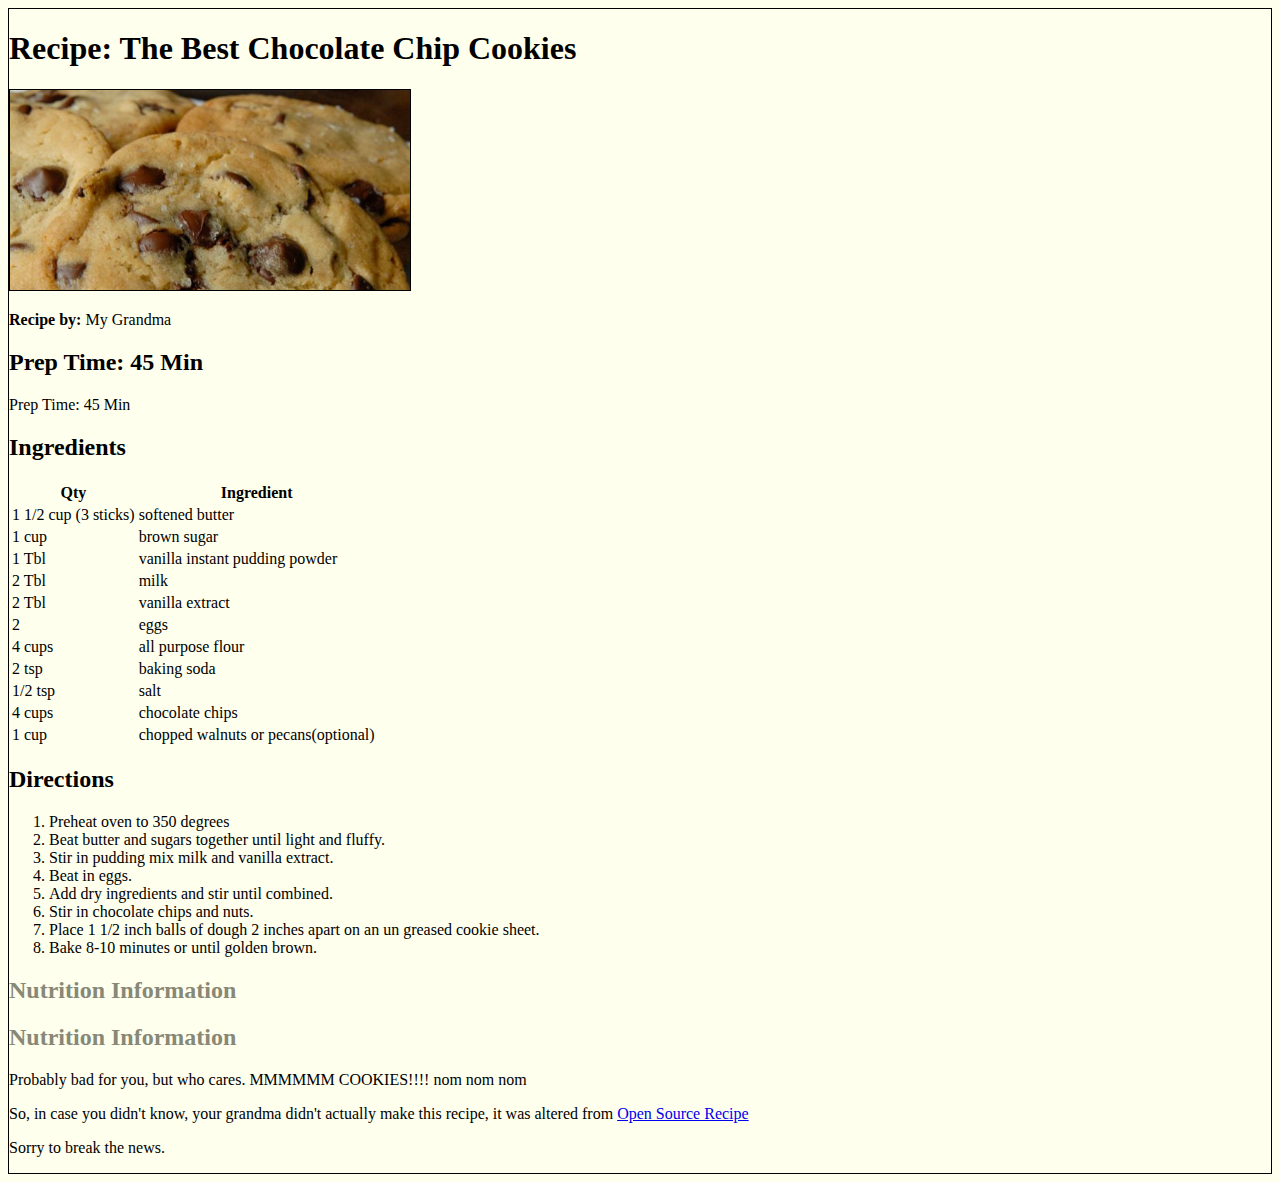
<file: class01/cookie_recipe/index.html>
﻿<!doctype html>
<html>
<head>
<meta charset="utf-8">
<title>Recipe: The Best Chocolate Chip Cookies</title>
<link rel="stylesheet" type="text/css" href="style.css">
</head>

<body>

<h1>Recipe: The Best Chocolate Chip Cookies</h1>

<img src="images/cookies.jpg" width="400" alt="Photo of Baked Cookies"> 


<p><strong>Recipe by:</strong> My Grandma</p>
<h2>Prep Time: 45 Min</h2>
<p>Prep Time: 45 Min</p>

<h2>Ingredients</h2>
<table> 
	<thead>
		<tr>
			<th>Qty</th>
			<th>Ingredient</th>
		</tr>
	</thead>

	<tbody>
	<tr>
		<td>1 1/2 cup (3 sticks)</td>
		<td>softened butter</td>
	</tr>

	<tr>
		<td>1 cup</td>
		<td>brown sugar</td>
	</tr>

	<tr>
		<td>1 Tbl</td>
		<td>vanilla instant pudding powder</td>
	</tr>

	<tr>
		<td>2 Tbl</td>
		<td>milk</td>
	</tr>

	<tr>
		<td>2 Tbl</td>
		<td>vanilla extract</td>
	</tr>

	<tr>
		<td>2</td>
		<td>eggs</td>
	</tr>

	<tr>
		<td>4 cups</td>
		<td>all purpose flour</td>
	</tr>
	
	<tr>
		<td>2 tsp</td>
		<td>baking soda</td>
	</tr>

	<tr>
		<td>1/2 tsp</td>
		<td>salt</td>
	</tr>

	<tr>
		<td>4 cups</td>
		<td>chocolate chips</td>
	</tr>

	<tr>
		<td>1 cup</td>
		<td>chopped walnuts or pecans(optional)</td>
	</tr>
	</tbody>
</table>


<h2>Directions</h2>
<ol>

	<li>Preheat oven to 350 degrees</li>
	<li>Beat butter and sugars together until light and fluffy.</li>
	<li>Stir in pudding mix milk and vanilla extract.</li> 
	<li>Beat in eggs.</li>
	<li>Add dry ingredients and stir until combined.</li>
	<li>Stir in chocolate chips and nuts.</li>
	<li>Place 1 1/2 inch balls of dough 2 inches apart on an un greased cookie sheet.</li>
	<li>Bake 8-10 minutes or until golden brown.</li>
</ol>


<h2 class="auxHeader" id="nutrition">Nutrition Information</h2>

<h2><span>Nutrition Information</span></h2>
<p>Probably bad for you, but who cares. MMMMMM COOKIES!!!! nom nom nom</p>

<p>So, in case you didn't know, your grandma didn't actually make this recipe, it was altered from <a href="http://www.opensourcefood.com/people/Amanori/recipes/mamas-recipe-the-best-chocolate-chip-cookies">Open Source Recipe</a></p> 

<p>Sorry to break the news.</p>


</body>
</html>
</file>
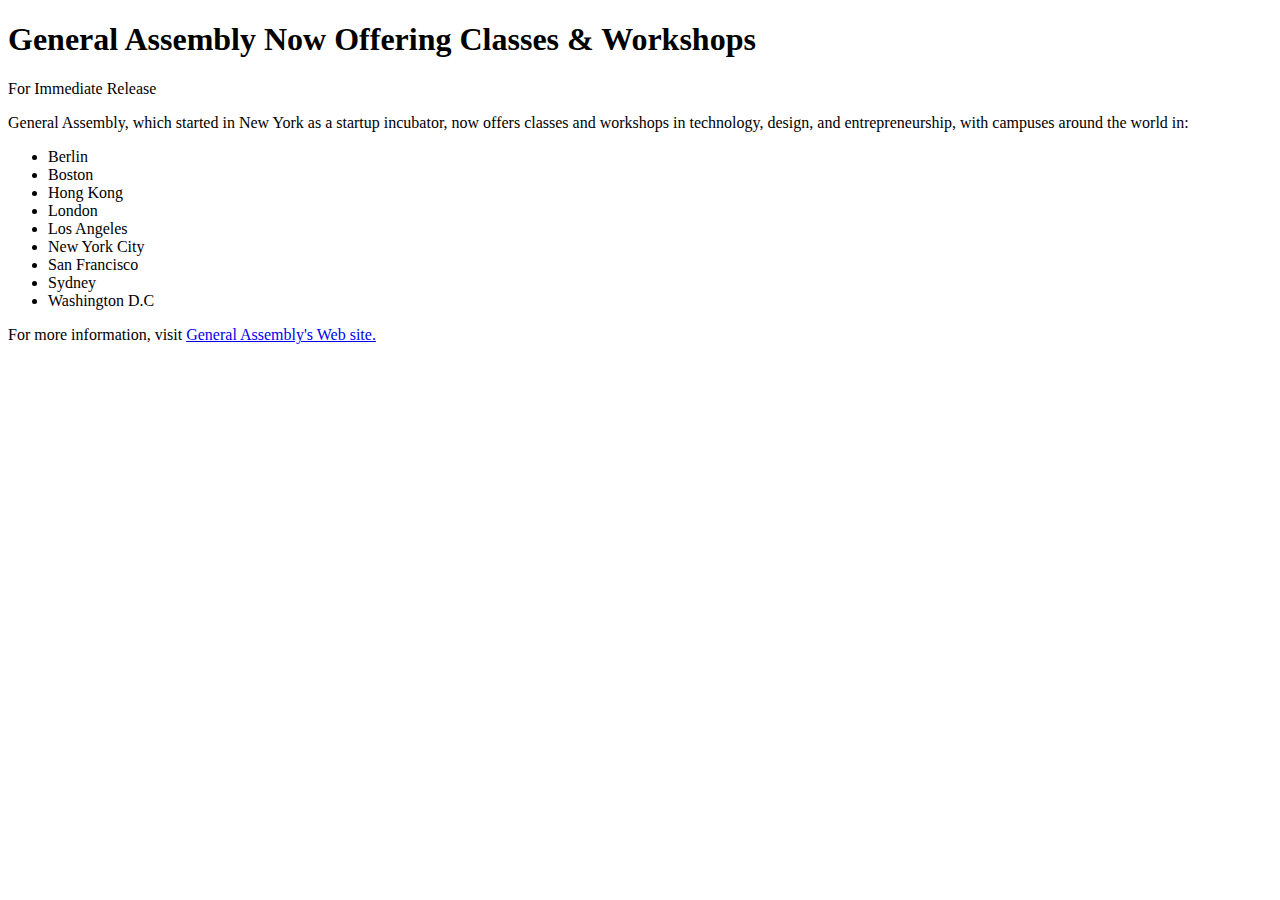
<file: class01/ga_press_release/index.html>
<!doctype html>
<html>
<head>
	<title>Press Release: General Assembly Now Offering Classes & Workshops</title>
</head>

<body> 



</body>

<h1>General Assembly Now Offering Classes & Workshops</h1>

<p>For Immediate Release</>

<article>
<p>General Assembly, which started in New York as a startup incubator, now offers classes and workshops in technology, design, and entrepreneurship, with campuses around the world in:</p>
	
<ul>
	<li>Berlin</li>
	<li>Boston</li>
	<li>Hong Kong</li>
	<li>London</li>
	<li>Los Angeles</li>
	<li>New York City</li>
	<li>San Francisco</li>
	<li>Sydney</li>
	<li>Washington D.C</li>
</ul>

<p>For more information, visit <a href="#">General Assembly's Web site.</a></p>
</article>

</html>
</file>
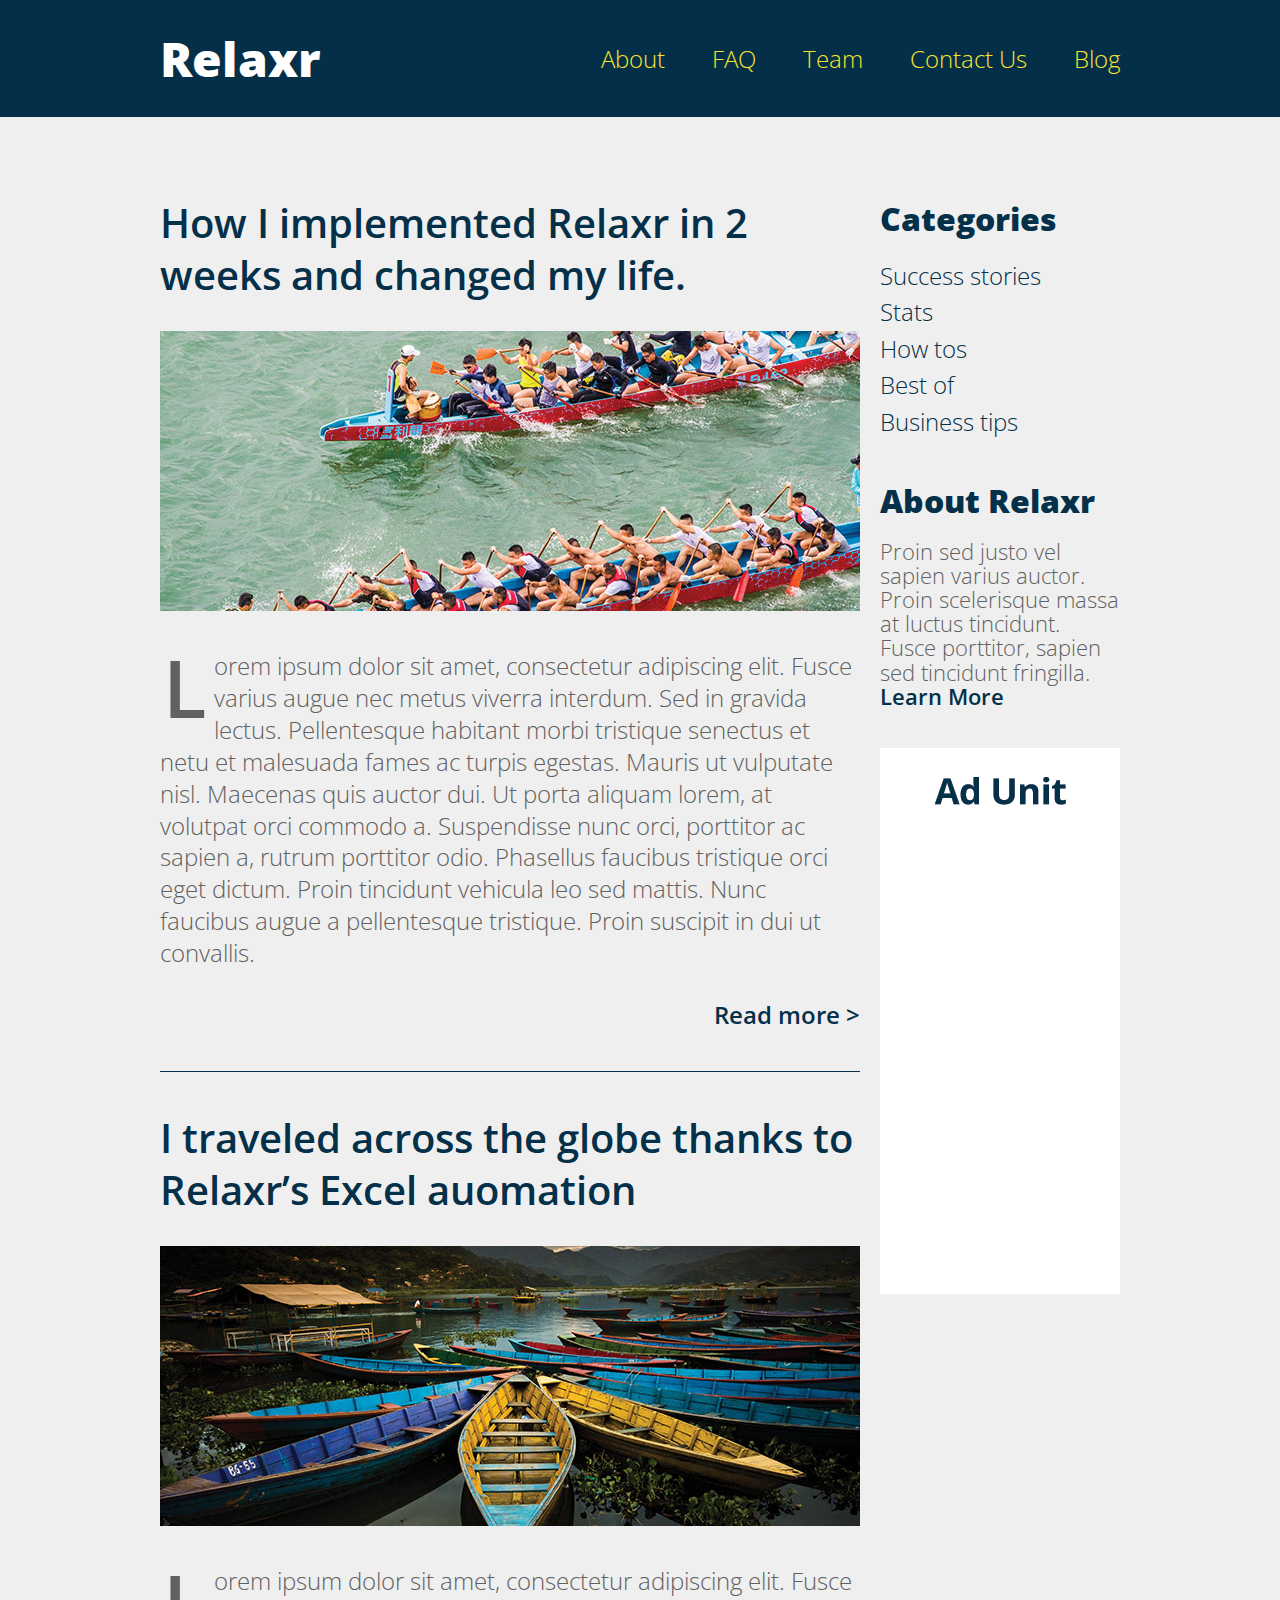
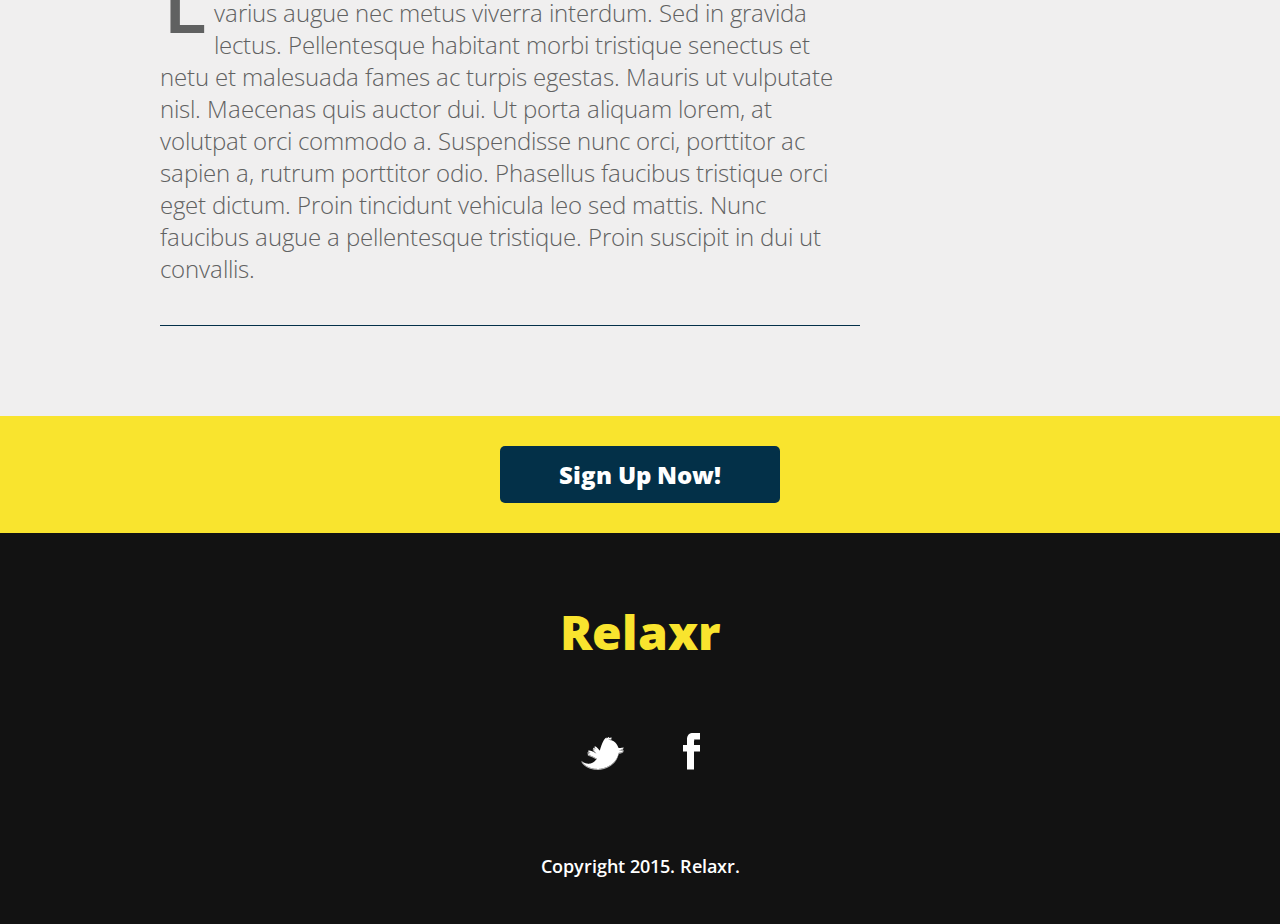
<file: class 04/Homework/solution_code/index.html>
<!DOCTYPE html>
<html lang="en">
	<head>
    	<meta charset="utf-8">
    	<meta name="description" content="The perfect personal assistant. Relaxr does your job for you so you can enjoy life as it is meant to be.">

		<title>Weather Background</title>
		<link href='http://fonts.googleapis.com/css?family=Open+Sans:300italic,300,600,800' rel='stylesheet' type='text/css'>

		<!-- external CSS link -->
		<link rel="stylesheet" href="css/reset.css">
		<link rel="stylesheet" href="css/style.css">
		<script src="http://ajax.googleapis.com/ajax/libs/jquery/2.1.3/jquery.min.js"></script>
		<script type="text/javascript" src="js/app.js"></script>
	</head>
	<body>
		<header class="relxr-header">
			<div class="container">
				<h1 class="logo">Relaxr</h1>
				<nav>
					<ul>
						<li><a href="#">About</a></li>
						<li><a href="#">FAQ</a></li>
						<li><a href="#">Team</a></li>
						<li><a href="#">Contact Us</a></li>
						<li><a href="#">Blog</a></li>
					</ul>
				</nav>
			</div>
		</header>
		<section class="main">
			<div class="container">
				<section class="posts">
					<article class="post">
						<h2><a href="#">How I implemented Relaxr in 2 weeks and changed my life.</a></h2>
						<img src="images/blog_photo1.jpg" alt="Crew Meet">
						<p>Lorem ipsum dolor sit amet, consectetur adipiscing elit. Fusce varius augue nec metus viverra interdum. Sed in gravida lectus. Pellentesque habitant morbi tristique senectus et netu et malesuada fames ac turpis egestas. Mauris ut vulputate nisl.  Maecenas quis auctor dui. Ut porta aliquam lorem, at volutpat orci commodo a. Suspendisse nunc orci, porttitor ac sapien a, rutrum porttitor odio. Phasellus faucibus tristique orci eget dictum. Proin tincidunt vehicula leo sed mattis. Nunc faucibus augue a pellentesque tristique. Proin suscipit in dui ut convallis.</p>

						<p class="readmore"><a href="#">Read more &gt;</a></p>
						<p class="hide" id="show-this-on-click">Maecenas quis auctor dui. Ut porta aliquam lorem, at volutpat orci commodo a. Suspendisse nunc orci, porttitor ac sapien a, rutrum porttitor odio. Phasellus faucibus tristique orci eget dictum. Proin tincidunt vehicula leo sed mattis. Nunc faucibus augue a pellentesque tristique. Proin suscipit in dui ut convallis.</p>
						<p class="readless hide"><a href="#">Read less &gt;</a></p>
					</article>
					<article class="post">
						<h2><a href="#">I traveled across the globe thanks to Relaxr’s Excel auomation</a></h2>
						<img src="images/blog_photo2.jpg" alt="Canoes">
						<p>Lorem ipsum dolor sit amet, consectetur adipiscing elit. Fusce varius augue nec metus viverra interdum. Sed in gravida lectus. Pellentesque habitant morbi tristique senectus et netu et malesuada fames ac turpis egestas. Mauris ut vulputate nisl.  Maecenas quis auctor dui. Ut porta aliquam lorem, at volutpat orci commodo a. Suspendisse nunc orci, porttitor ac sapien a, rutrum porttitor odio. Phasellus faucibus tristique orci eget dictum. Proin tincidunt vehicula leo sed mattis. Nunc faucibus augue a pellentesque tristique. Proin suscipit in dui ut convallis.</p>

					</article>
				</section><!--
			--><aside class="relaxr-category-sidebar">
					<h3>Categories</h3>
					<ul>
						<li><a href="#">Success stories</a></li>
						<li><a href="#">Stats</a></li>
						<li><a href="#">How tos</a></li>
						<li><a href="#">Best of</a></li>
						<li><a href="#">Business tips</a></li>
					</ul>
					<h3>About Relaxr</h3>
					<p>Proin sed justo vel sapien varius auctor. Proin scelerisque massa at luctus tincidunt. Fusce porttitor, sapien sed tincidunt fringilla.<br>
					<a href="#" class="learnmore">Learn More</a> <span class="hide" id="learnmoretext">Here is some more text about this fun thing!</p>
					<img src="images/ad-unit.png" alt="Ad Unit">
				</aside>
			</div>
		</section>

		<aside id="bottom-cta">
			<a class="button blue" href="#">Sign Up Now!</a>
		</aside>
		<footer class="relaxr-site-footer">
			<h4 class="logo">Relaxr</h4>

			<ul>
				<li><a href="#"><img src="images/twitter.png" alt="Twitter logo"></a></li>
				<li><a href="#"><img src="images/facebook.png" alt="Facebook logo"></a></li>
			</ul>

			<p class="copyright">Copyright 2015. Relaxr.</p>
		</footer>
	</body>
</html>
</file>
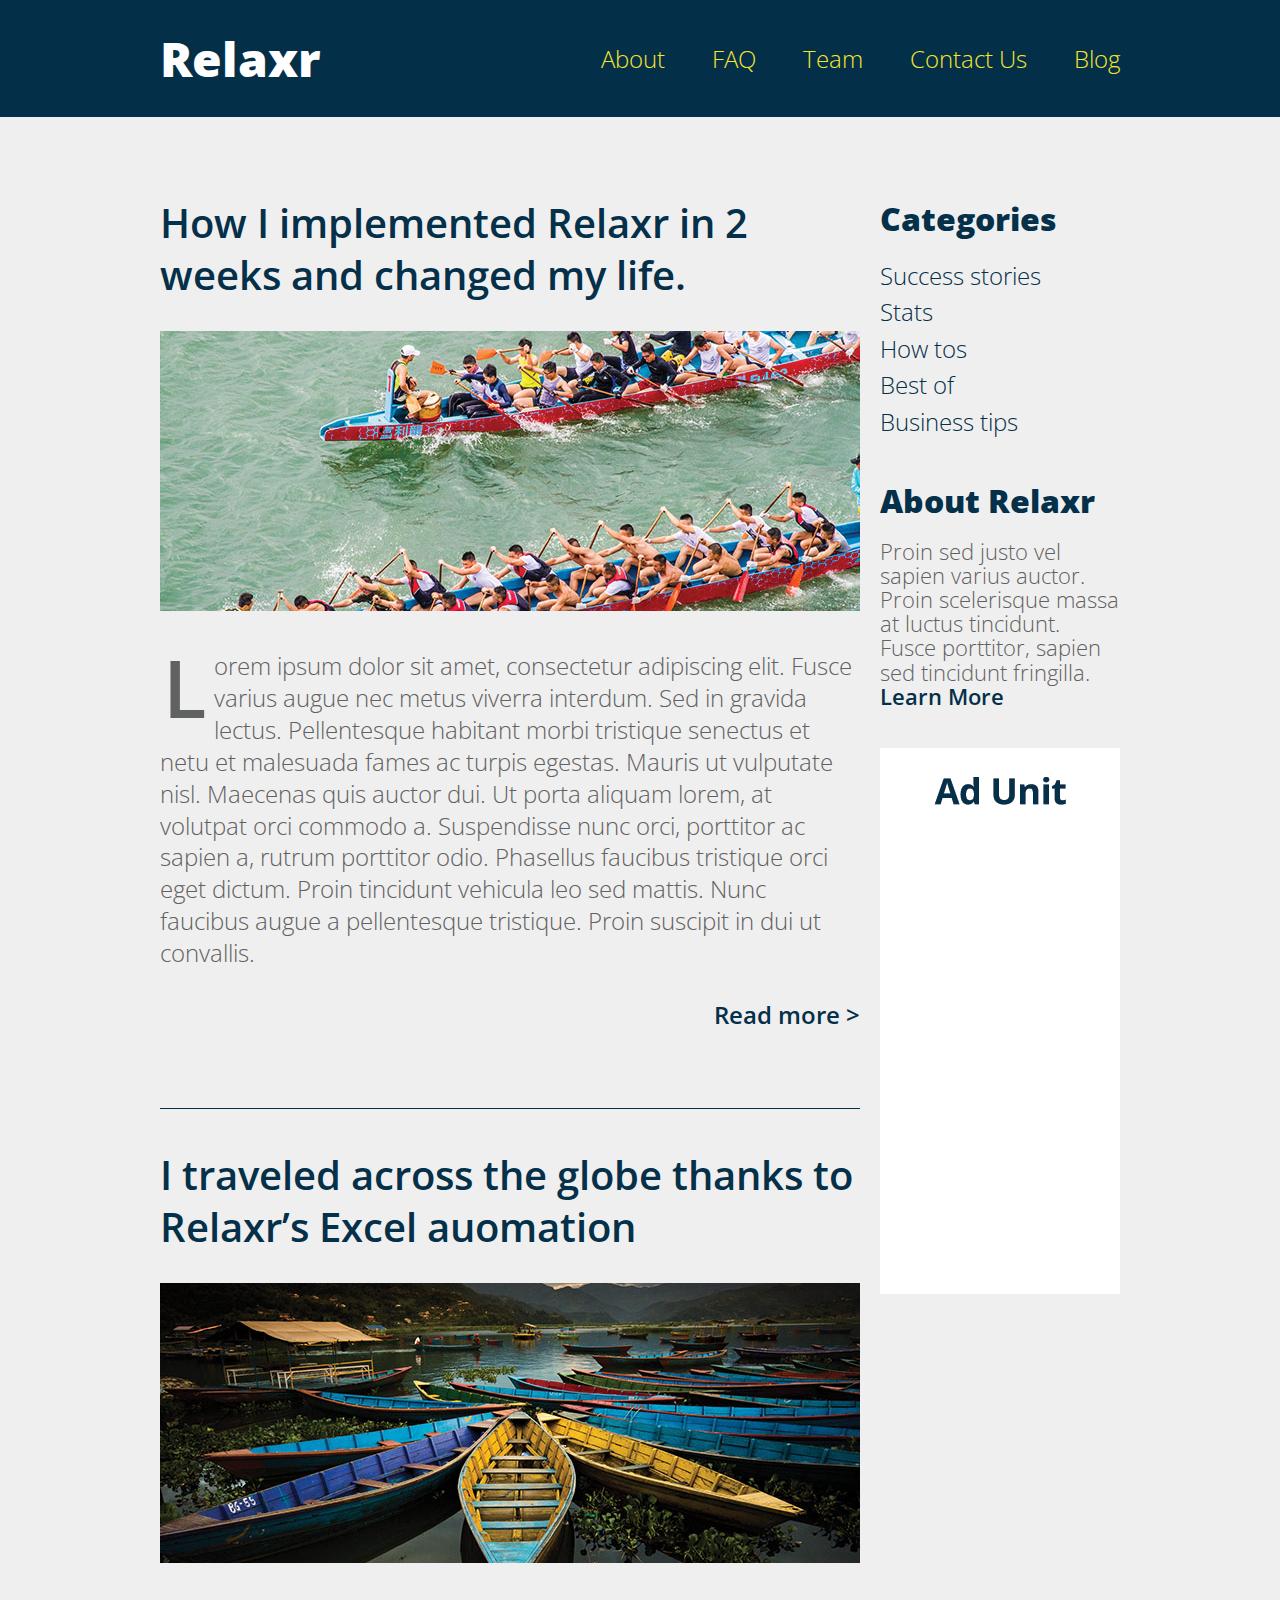
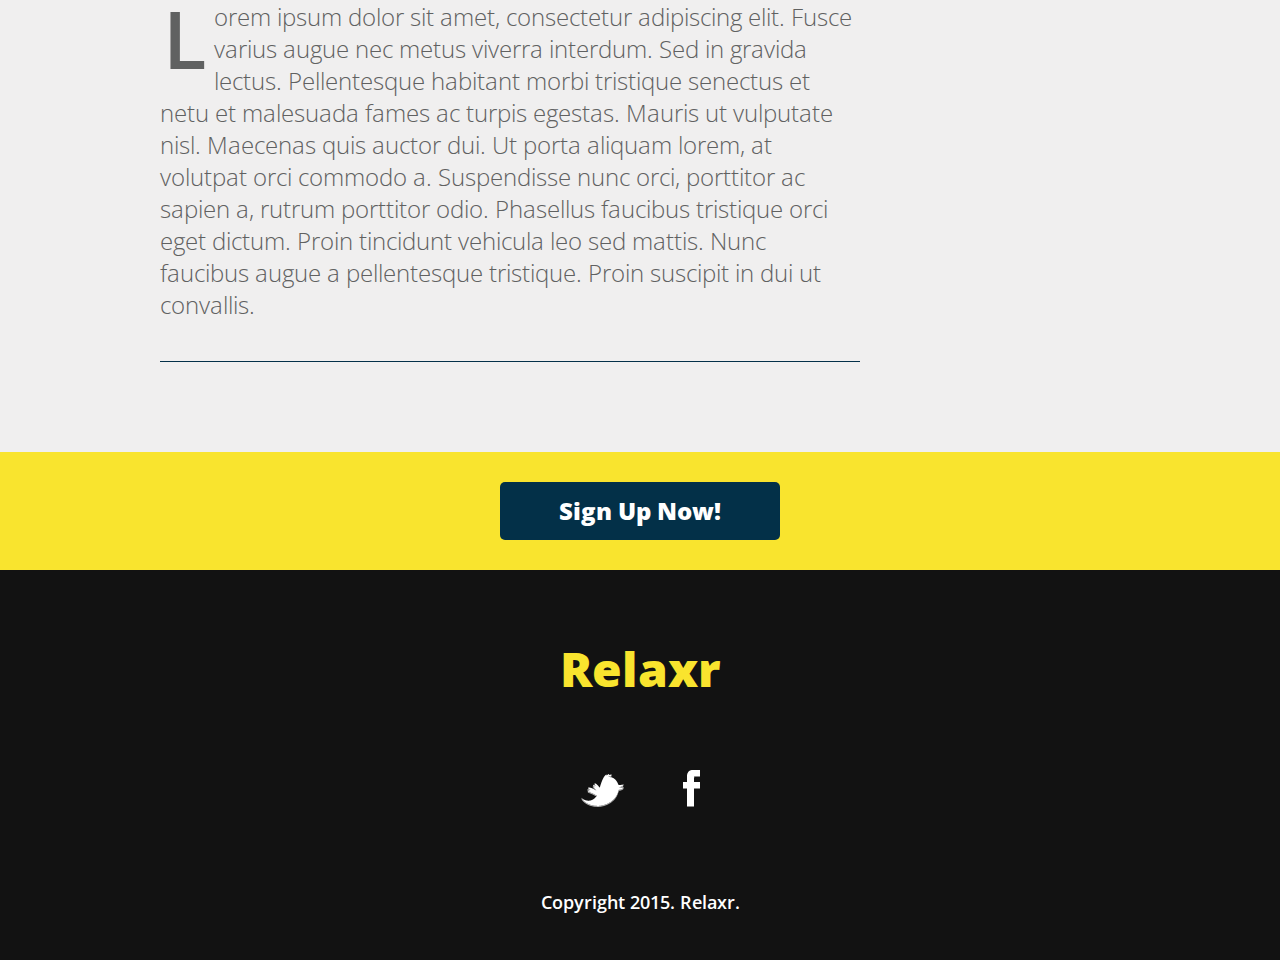
<file: class 04/Homework/starter_code/index.html>
<!DOCTYPE html>
<html lang="en">
	<head>
    	<meta charset="utf-8">
    	<meta name="description" content="The perfect personal assistant. Relaxr does your job for you so you can enjoy life as it is meant to be.">

		<title>Weather Background</title>
		<link href='http://fonts.googleapis.com/css?family=Open+Sans:300italic,300,600,800' rel='stylesheet' type='text/css'>

		<!-- external CSS link -->
		<link rel="stylesheet" href="css/reset.css">
		<link rel="stylesheet" href="css/style.css">
		
	</head>
	<body>
		<header class="relxr-header">
			<div class="container">
				<h1 class="logo">Relaxr</h1>
				<nav>
					<ul>
						<li><a href="#">About</a></li>
						<li><a href="#">FAQ</a></li>
						<li><a href="#">Team</a></li>
						<li><a href="#">Contact Us</a></li>
						<li><a href="#">Blog</a></li>
					</ul>
				</nav>
			</div>
		</header>
		<section class="main">
			<div class="container">
				<section class="posts">
					<article class="post">
						<h2><a href="#">How I implemented Relaxr in 2 weeks and changed my life.</a></h2>
						<img src="images/blog_photo1.jpg" alt="Crew Meet">
						<p>Lorem ipsum dolor sit amet, consectetur adipiscing elit. Fusce varius augue nec metus viverra interdum. Sed in gravida lectus. Pellentesque habitant morbi tristique senectus et netu et malesuada fames ac turpis egestas. Mauris ut vulputate nisl.  Maecenas quis auctor dui. Ut porta aliquam lorem, at volutpat orci commodo a. Suspendisse nunc orci, porttitor ac sapien a, rutrum porttitor odio. Phasellus faucibus tristique orci eget dictum. Proin tincidunt vehicula leo sed mattis. Nunc faucibus augue a pellentesque tristique. Proin suscipit in dui ut convallis.</p>

						<p class="readmore"><a href="#">Read more &gt;</a></p>
						<br>
						<p class="hide" id="show-this-on-click">Maecenas quis auctor dui. Ut porta aliquam lorem, at volutpat orci commodo a. Suspendisse nunc orci, porttitor ac sapien a, rutrum porttitor odio. Phasellus faucibus tristique orci eget dictum. Proin tincidunt vehicula leo sed mattis. Nunc faucibus augue a pellentesque tristique. Proin suscipit in dui ut convallis.</p>
						<p class="readless hide"><a href="#">Read less &gt;</a></p>
					</article>
					<article class="post">
						<h2><a href="#">I traveled across the globe thanks to Relaxr’s Excel auomation</a></h2>
						<img src="images/blog_photo2.jpg" alt="Canoes">
						<p>Lorem ipsum dolor sit amet, consectetur adipiscing elit. Fusce varius augue nec metus viverra interdum. Sed in gravida lectus. Pellentesque habitant morbi tristique senectus et netu et malesuada fames ac turpis egestas. Mauris ut vulputate nisl.  Maecenas quis auctor dui. Ut porta aliquam lorem, at volutpat orci commodo a. Suspendisse nunc orci, porttitor ac sapien a, rutrum porttitor odio. Phasellus faucibus tristique orci eget dictum. Proin tincidunt vehicula leo sed mattis. Nunc faucibus augue a pellentesque tristique. Proin suscipit in dui ut convallis.</p>

					</article>
				</section><!--
			--><aside class="relaxr-category-sidebar">
					<h3>Categories</h3>
					<ul>
						<li><a href="#">Success stories</a></li>
						<li><a href="#">Stats</a></li>
						<li><a href="#">How tos</a></li>
						<li><a href="#">Best of</a></li>
						<li><a href="#">Business tips</a></li>
					</ul>
					<h3>About Relaxr</h3>
					<p>Proin sed justo vel sapien varius auctor. Proin scelerisque massa at luctus tincidunt. Fusce porttitor, sapien sed tincidunt fringilla.<br>
					<a href="#" class="learnmore">Learn More</a>
					<br>
					<span class="hide" id="learnmoretext">Here is some more text about this fun thing!</p>
					<img src="images/ad-unit.png" alt="Ad Unit">
				</aside>
			</div>
		</section>

		<aside id="bottom-cta">
			<a class="button blue" href="#">Sign Up Now!</a>
		</aside>
		<footer class="relaxr-site-footer">
			<h4 class="logo">Relaxr</h4>

			<ul>
				<li><a href="#"><img src="images/twitter.png" alt="Twitter logo"></a></li>
				<li><a href="#"><img src="images/facebook.png" alt="Facebook logo"></a></li>
			</ul>

			<p class="copyright">Copyright 2015. Relaxr.</p>
		</footer>
		<script src="https://ajax.googleapis.com/ajax/libs/jquery/1.12.0/jquery.min.js"></script>

<script type="text/javascript" src="js/index.js"></script>
	</body>
</html>
</file>
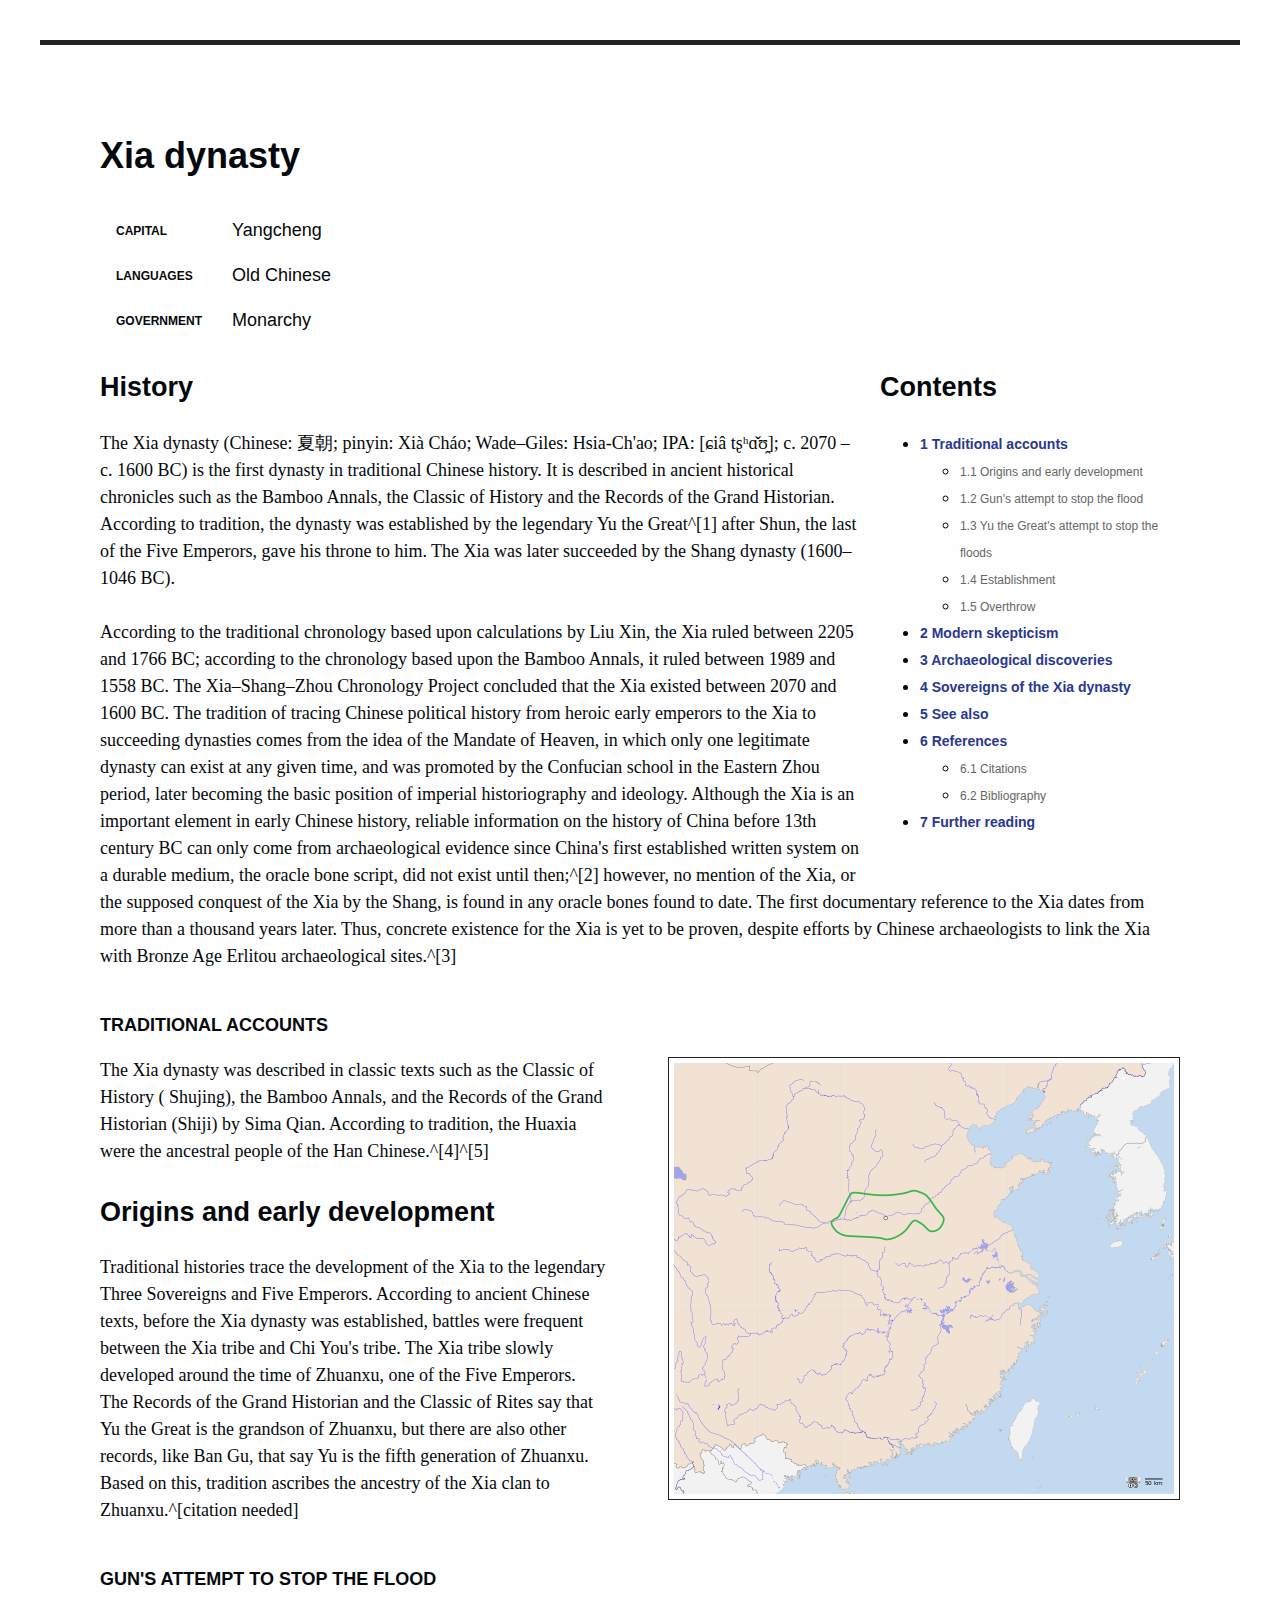
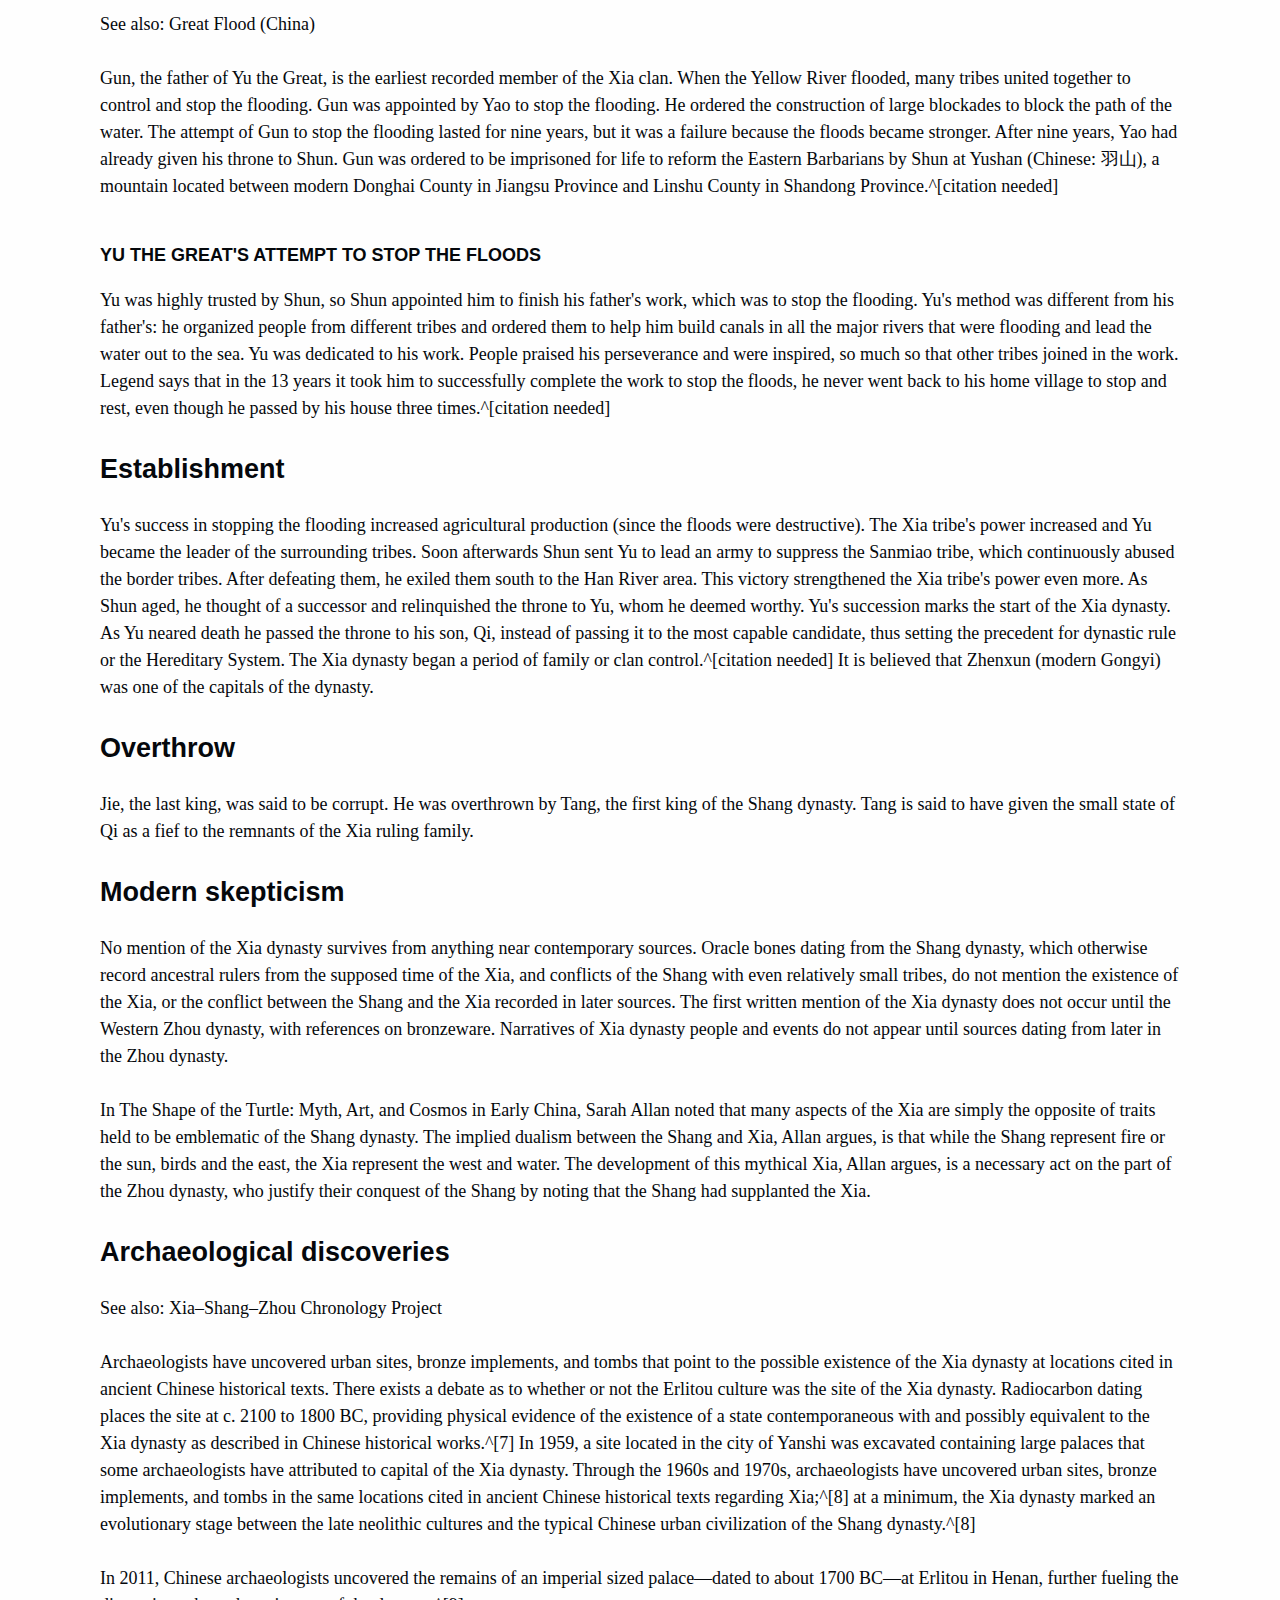
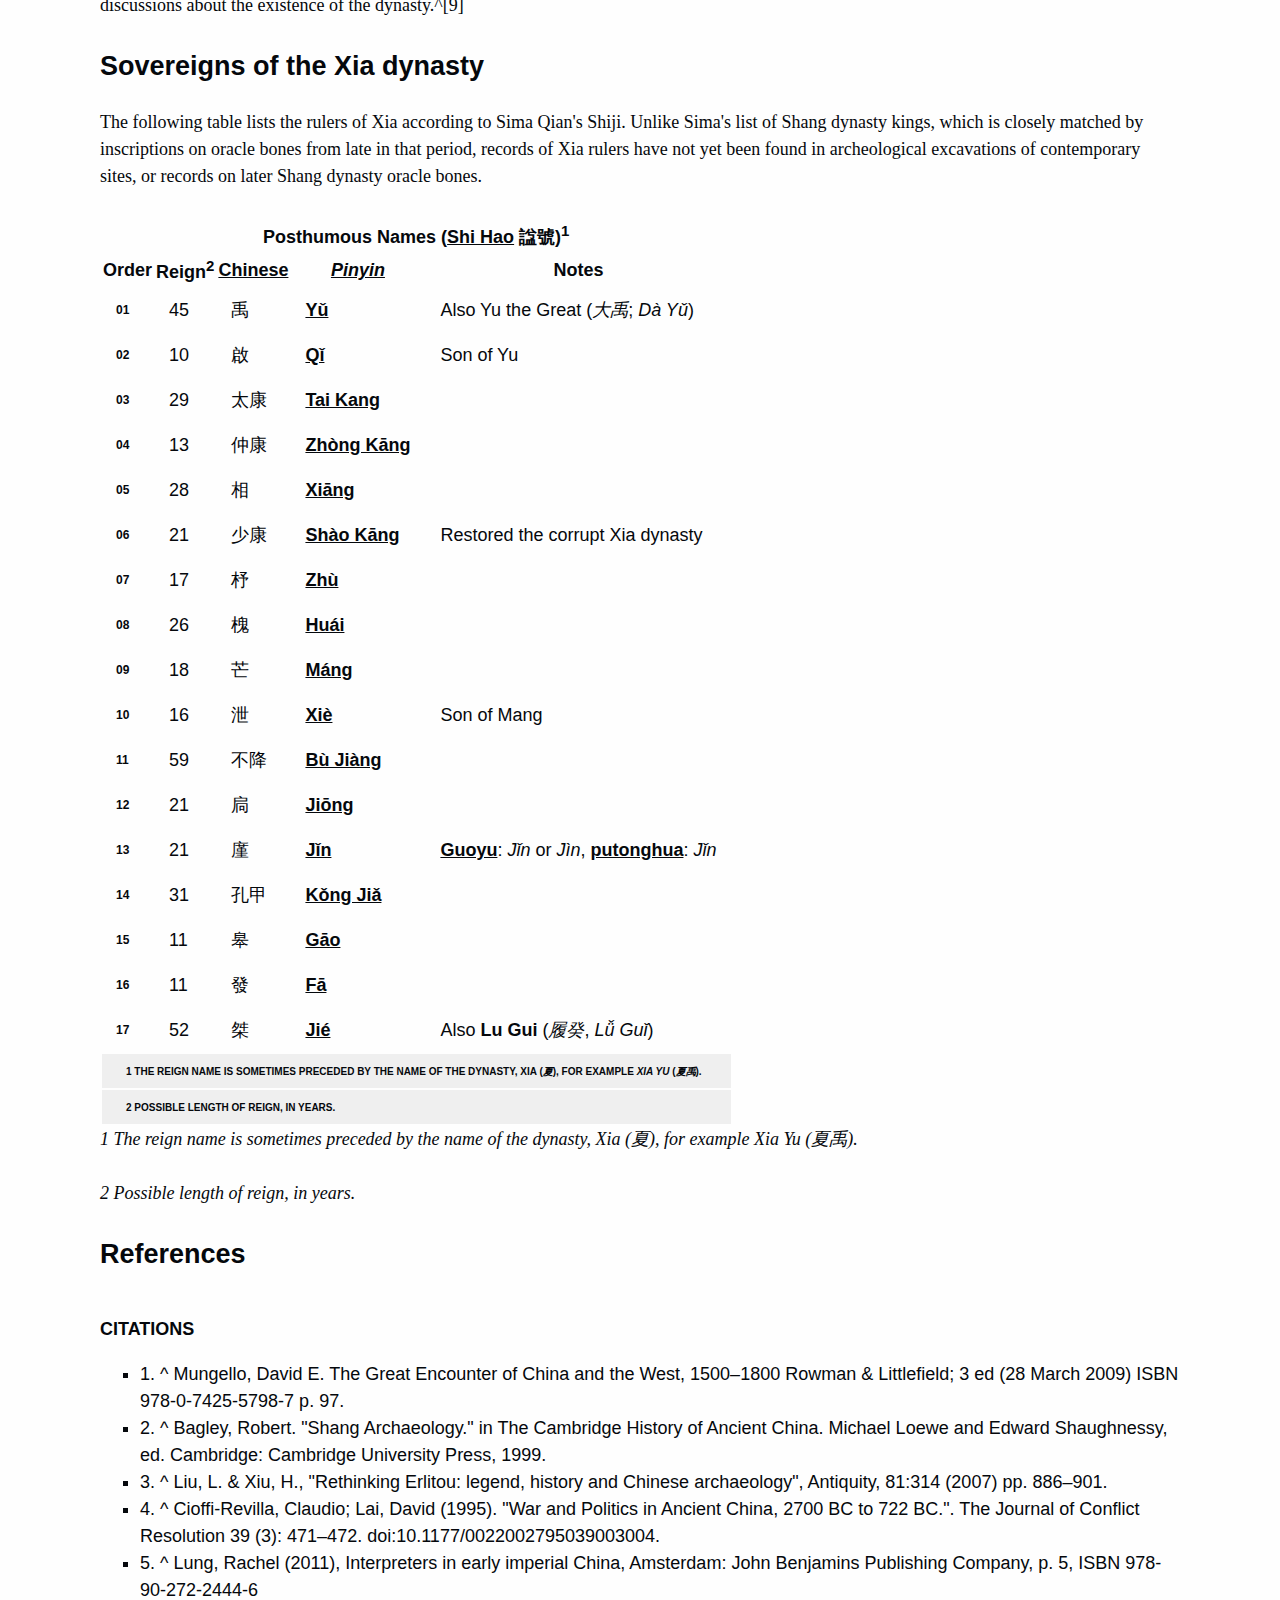
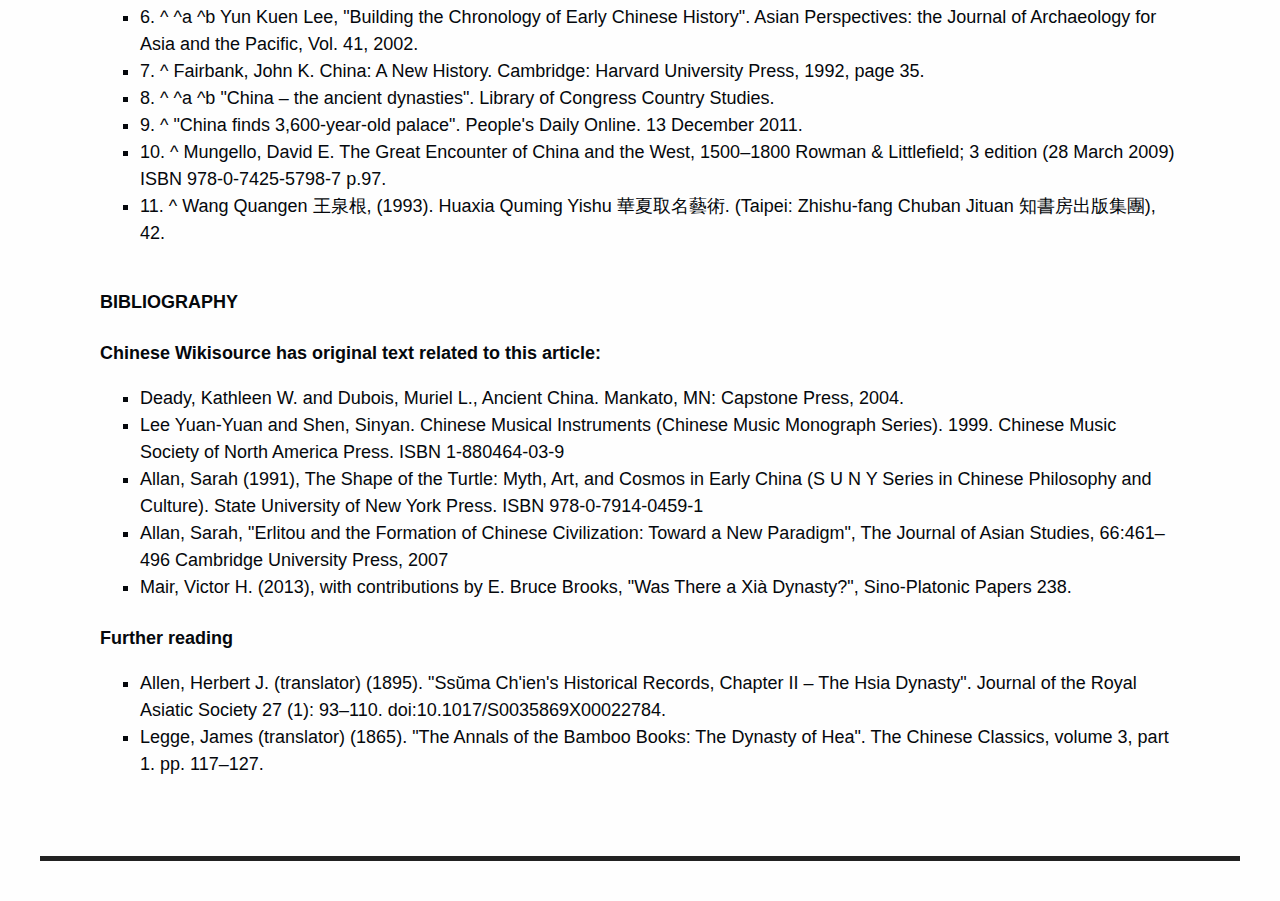
<file: class01/Assignment/starter_code/index.html>
<!doctype html>
<html>
<head>
  <meta charset="utf-8">
  <title>Xia Dynasty</title>
  <link rel="stylesheet" type="text/css" href="style.css">
</head>

<body>
<h1>Xia dynasty</h1>

<table class="datatable"> 
  <tbody>
  <tr>
    <td>Capital </td>
    <td>Yangcheng</td>
  </tr>

  <tr>
    <td>Languages</td>
    <td>Old Chinese</td>
  </tr>

 <tr>
    <td>Government</td>
    <td>Monarchy</td>
  </tr>

  </tbody>
</table>


<nav class="toc">

<h2>Contents</h2>

    <ul>
        <li class="toclevel-1"><a href="#Traditional_accounts"><span class="tocnumber">1</span> <span class="toctext">Traditional accounts</span></a>
            <ul>
                <li class="toclevel-2"><a href="#Origins_and_early_development"><span class="tocnumber">1.1</span> <span
                        class="toctext">Origins and early development</span></a></li>
                <li class="toclevel-2"><a href="#Guns_attempt_to_stop_the_flood"><span class="tocnumber">1.2</span>
                    <span class="toctext">Gun's attempt to stop the flood</span></a></li>
                <li class="toclevel-2"><a href="#Yu_the_Greats_attempt_to_stop_the_floods"><span class="tocnumber">1.3</span>
                    <span class="toctext">Yu the Great's attempt to stop the floods</span></a></li>
                <li class="toclevel-2"><a href="#Establishment"><span class="tocnumber">1.4</span> <span
                        class="toctext">Establishment</span></a></li>
                <li class="toclevel-2"><a href="#Overthrow"><span class="tocnumber">1.5</span> <span class="toctext">Overthrow</span></a>
                </li>
            </ul>
        </li>
        <li class="toclevel-1"><a href="#Modern_skepticism"><span class="tocnumber">2</span> <span class="toctext">Modern skepticism</span></a>
        </li>
        <li class="toclevel-1"><a href="#Archaeological_discoveries"><span class="tocnumber">3</span> <span
                class="toctext">Archaeological discoveries</span></a></li>
        <li class="toclevel-1"><a href="#Sovereigns_of_the_Xia_dynasty"><span class="tocnumber">4</span> <span
                class="toctext">Sovereigns of the Xia dynasty</span></a></li>
        <li class="toclevel-1"><a href="#See_also"><span class="tocnumber">5</span> <span
                class="toctext">See also</span></a></li>
        <li class="toclevel-1"><a href="#References"><span class="tocnumber">6</span> <span
                class="toctext">References</span></a>
            <ul>
                <li class="toclevel-2"><a href="#Citations"><span class="tocnumber">6.1</span> <span class="toctext">Citations</span></a>
                </li>
                <li class="toclevel-2"><a href="#Bibliography"><span class="tocnumber">6.2</span> <span class="toctext">Bibliography</span></a>
                </li>
            </ul>
        </li>
        <li class="toclevel-1"><a href="#Further_reading"><span class="tocnumber">7</span> <span class="toctext">Further reading</span></a>
        </li>

    </ul>
</nav>

<article class="commonstyles">

<h2>History</h2>


<p>The Xia dynasty (Chinese: 夏朝; pinyin: Xià Cháo; Wade–Giles: Hsia-Ch'ao; IPA: [ɕiâ tʂʰɑ̌ʊ̯]; c. 2070 – c. 1600 BC) is the first dynasty in traditional Chinese history. It is described in ancient historical chronicles such as the Bamboo Annals, the Classic of History and the Records of the Grand Historian. According to tradition, the dynasty was established by the legendary Yu the Great^[1] after Shun, the last of the Five Emperors, gave his throne to him. The Xia was later succeeded by the Shang dynasty (1600–1046 BC).</p>

<p>According to the traditional chronology based upon calculations by Liu Xin, the Xia ruled between 2205 and 1766 BC; according to the chronology based upon the Bamboo Annals, it ruled between 1989 and 1558 BC. The Xia–Shang–Zhou Chronology Project concluded that the Xia existed between 2070 and 1600 BC. The tradition of tracing Chinese political history from heroic early emperors to the Xia to succeeding dynasties comes from the idea of the Mandate of Heaven, in which only one legitimate dynasty can exist at any given time, and was promoted by the Confucian school in the Eastern Zhou period, later becoming the basic position of imperial historiography and ideology. Although the Xia is an important element in early Chinese history, reliable information on the history of China before 13th century BC can only come from archaeological evidence since China's first established written system on a durable medium, the oracle bone script, did not exist until then;^[2] however, no mention of the Xia, or the supposed conquest of the Xia by the Shang, is found in any oracle bones found to date. The first documentary reference to the Xia dates from more than a thousand years later. Thus, concrete existence for the Xia is yet to be proven, despite efforts by Chinese archaeologists to link the Xia with Bronze Age Erlitou archaeological sites.^[3]</p>

<h3 id="Traditional_accounts">Traditional accounts</h3>
<img src="images/500px-Xia_dynasty.svg.png" alt="Xia Dynasty Map" />

<p>The Xia dynasty was described in classic texts such as the Classic of History ( Shujing), the Bamboo Annals, and the Records of the Grand Historian (Shiji) by Sima Qian. According to tradition, the Huaxia were the ancestral people of the Han Chinese.^[4]^[5]</p>

<h2 id="Origins_and_early_development">Origins and early development</h2>

<p>Traditional histories trace the development of the Xia to the legendary Three Sovereigns and Five Emperors. According to ancient Chinese texts, before the Xia dynasty was established, battles were frequent between the Xia tribe and Chi You's tribe. The Xia tribe slowly developed around the time of Zhuanxu, one of the Five Emperors. The Records of the Grand Historian and the Classic of
Rites say that Yu the Great is the grandson of Zhuanxu, but there are also other records, like Ban Gu, that say Yu is the fifth generation of Zhuanxu. Based on this, tradition ascribes the ancestry of the Xia clan to Zhuanxu.^[citation needed]</p>

<h3 id="Guns_attempt_to_stop_the_flood">Gun's attempt to stop the flood</h3>

<p>See also: Great Flood (China)</p>

<p>Gun, the father of Yu the Great, is the earliest recorded member of the Xia clan. When the Yellow River flooded, many tribes united together to control and stop the flooding. Gun was appointed by Yao to stop the flooding. He ordered the construction of large blockades to block the path of the water. The attempt of Gun to stop the flooding lasted for nine years, but it was a failure because the floods became stronger. After nine years, Yao had already given his throne to Shun. Gun was ordered to be imprisoned for life to reform the Eastern Barbarians by Shun at Yushan (Chinese: 羽山), a mountain located between modern Donghai County in Jiangsu Province and Linshu County in Shandong Province.^[citation needed]</p>

<h3 id="Yu_the_Greats_attempt_to_stop_the_floods">Yu the Great's attempt to stop the floods</h3>

<p>Yu was highly trusted by Shun, so Shun appointed him to finish his father's work, which was to stop the flooding. Yu's method was different from his father's: he organized people from different tribes and ordered them to help him build canals in all the major rivers that were flooding and lead the water out to the sea. Yu was dedicated to his work. People praised his perseverance and were inspired, so much so that other tribes joined in the work. Legend says that in the 13 years it took him to successfully complete the work to stop the floods, he never went back to his home village to stop and rest, even though he passed by his house three times.^[citation needed]</p>

<h2 id="Establishment">Establishment</h2>

<p>Yu's success in stopping the flooding increased agricultural production (since the floods were destructive). The Xia tribe's power increased and Yu became the leader of the surrounding tribes. Soon afterwards Shun sent Yu to lead an army to suppress the Sanmiao tribe, which continuously abused the border tribes. After defeating them, he exiled them south to the Han River area. This victory strengthened the Xia tribe's power even more. As Shun aged, he thought of a successor and relinquished the throne to Yu, whom he deemed worthy. Yu's succession marks the start of the Xia dynasty. As Yu neared death he passed the throne to his son, Qi, instead of passing it to the most capable candidate, thus setting the precedent for dynastic rule or the Hereditary System. The Xia dynasty began a period of family or clan control.^[citation needed] It is believed that Zhenxun (modern Gongyi) was one of the capitals of the dynasty.</p>

<h2 id="Overthrow">Overthrow</h2>

<p>Jie, the last king, was said to be corrupt. He was overthrown by Tang, the first king of the Shang dynasty. Tang is said to have given the small state of Qi as a fief to the remnants of the Xia ruling family.</p>

<h2 id="Modern_skepticism">Modern skepticism</h2>

<p>No mention of the Xia dynasty survives from anything near contemporary sources. Oracle bones dating from the Shang dynasty, which otherwise record ancestral rulers from the supposed time of the Xia, and conflicts of the Shang with even relatively small tribes, do not mention the existence of the Xia, or the conflict between the Shang and the Xia recorded in later sources. The first written mention of the Xia dynasty does not occur until the Western Zhou dynasty, with references on bronzeware. Narratives of Xia dynasty people and events do not appear until sources dating from later in the Zhou dynasty.</p>

<p>
In The Shape of the Turtle: Myth, Art, and Cosmos in Early China, Sarah Allan noted that many aspects of the Xia are simply the opposite of traits held to be emblematic of the Shang dynasty. The implied dualism between the Shang and Xia, Allan argues, is that while the Shang represent fire or the sun, birds and the east, the Xia represent the west and water. The development of this mythical Xia, Allan argues, is a necessary act on the part of the Zhou dynasty, who justify their conquest of the Shang by noting that the Shang had supplanted the Xia.</p>

<h2 id="Archaeological_discoveries">Archaeological discoveries</h2>

<p>See also: Xia–Shang–Zhou Chronology Project</p>

<p>Archaeologists have uncovered urban sites, bronze implements, and tombs that point to the possible existence of the Xia dynasty at locations cited in ancient Chinese historical texts. There exists a debate as to whether or not the Erlitou culture was the site of the Xia dynasty. Radiocarbon dating places the site at c. 2100 to 1800 BC, providing physical evidence of the existence of a state contemporaneous with and possibly equivalent to the Xia dynasty as described in Chinese historical works.^[7] In 1959, a site located in the city of Yanshi was excavated containing large palaces that some archaeologists have attributed to capital of the Xia dynasty. Through the 1960s and 1970s, archaeologists have uncovered urban sites, bronze implements, and tombs in the same locations cited in ancient Chinese historical texts regarding Xia;^[8] at a minimum, the Xia dynasty marked an evolutionary stage between the late neolithic cultures and the typical Chinese urban civilization of the Shang
dynasty.^[8]</p>

<p>In 2011, Chinese archaeologists uncovered the remains of an imperial sized palace—dated to about 1700 BC—at Erlitou in Henan, further fueling the discussions about the existence of the dynasty.^[9]</p>

<h2 id="Sovereigns_of_the_Xia_dynasty">Sovereigns of the Xia dynasty</h2>

<p>The following table lists the rulers of Xia according to Sima Qian's Shiji. Unlike Sima's list of Shang dynasty kings, which is closely matched by inscriptions on oracle bones from late in that period, records of Xia rulers have not yet been found in archeological excavations of contemporary sites, or records on later Shang dynasty oracle bones.</p>

<table class="datatable"> 
  <thead>
    <tr>
      <th colspan="5">Posthumous Names (<a href="/wiki/Shi_Hao">Shi Hao</a> 諡號)<sup>1</sup></th>
    </tr>
  </thead>
  <tbody>
<tr>
            <th>Order</th>
            <th>Reign<sup>2</sup></th>
            <th><a href="/wiki/Chinese_language" title="Chinese language">Chinese</a></th>
            <th><i><a href="/wiki/Pinyin" title="Pinyin">Pinyin</a></i></th>
            <th>Notes</th>
        </tr>
<tr>
            <td>01</td>
            <td>45</td>
            <td>禹</td>
            <td><a href="/wiki/Yu_the_Great" title="Yu the Great">Yǔ</a></td>
            <td>Also Yu the Great (<i>大禹</i>; <i>Dà Yǔ</i>)</td>
        </tr>
        <tr>
            <td>02</td>
            <td>10</td>
            <td>啟</td>
            <td><a href="/wiki/Qi_of_Xia" title="Qi of Xia">Qǐ</a></td>
            <td>Son of Yu</td>
        </tr>
        <tr>
            <td>03</td>
            <td>29</td>
            <td>太康</td>
            <td><a href="/wiki/Tai_Kang" title="Tai Kang">Tai Kang</a></td>
            <td>&nbsp;</td>
        </tr>
        <tr>
            <td>04</td>
            <td>13</td>
            <td>仲康</td>
            <td><a href="/wiki/Zhong_Kang" title="Zhong Kang">Zhòng Kāng</a></td>
            <td>&nbsp;</td>
        </tr>
        <tr>
            <td>05</td>
            <td>28</td>
            <td>相</td>
            <td><a href="/wiki/Xiang_of_Xia" title="Xiang of Xia">Xiāng</a></td>
            <td>&nbsp;</td>
        </tr>
        <tr>
            <td>06</td>
            <td>21</td>
            <td>少康</td>
            <td><a href="/wiki/Shao_Kang" title="Shao Kang">Shào Kāng</a></td>
            <td>Restored the corrupt Xia dynasty</td>
        </tr>
        <tr>
            <td>07</td>
            <td>17</td>
            <td>杼</td>
            <td><a href="/wiki/Zhu_of_Xia" title="Zhu of Xia">Zhù</a></td>
            <td>&nbsp;</td>
        </tr>
        <tr>
            <td>08</td>
            <td>26</td>
            <td>槐</td>
            <td><a href="/wiki/Huai_of_Xia" title="Huai of Xia">Huái</a></td>
            <td>&nbsp;</td>
        </tr>
        <tr>
            <td>09</td>
            <td>18</td>
            <td>芒</td>
            <td><a href="/wiki/Mang_of_Xia" title="Mang of Xia">Máng</a></td>
            <td></td>
        </tr>
        <tr>
            <td>10</td>
            <td>16</td>
            <td>泄</td>
            <td><a href="/wiki/Xie_of_Xia" title="Xie of Xia">Xiè</a></td>
            <td>Son of Mang</td>
        </tr>
        <tr>
            <td>11</td>
            <td>59</td>
            <td>不降</td>
            <td><a href="/wiki/Bu_Jiang" title="Bu Jiang">Bù Jiàng</a></td>
            <td>&nbsp;</td>
        </tr>
        <tr>
            <td>12</td>
            <td>21</td>
            <td>扃</td>
            <td><a href="/wiki/Jiong_of_Xia" title="Jiong of Xia">Jiōng</a></td>
            <td>&nbsp;</td>
        </tr>
        <tr>
            <td>13</td>
            <td>21</td>
            <td>廑</td>
            <td><a href="/wiki/Jin_of_Xia" title="Jin of Xia">Jǐn</a></td>
            <td><a href="/wiki/Standard_Chinese" title="Standard Chinese">Guoyu</a>: <i>Jǐn</i> or <i>Jìn</i>, <a
                    href="/wiki/Putonghua" title="Putonghua" class="mw-redirect">putonghua</a>: <i>Jǐn</i></td>
        </tr>
        <tr>
            <td>14</td>
            <td>31</td>
            <td>孔甲</td>
            <td><a href="/wiki/Kong_Jia" title="Kong Jia">Kǒng Jiǎ</a></td>
            <td>&nbsp;</td>
        </tr>
        <tr>
            <td>15</td>
            <td>11</td>
            <td>皋</td>
            <td><a href="/wiki/Gao_of_Xia" title="Gao of Xia">Gāo</a></td>
            <td>&nbsp;</td>
        </tr>
        <tr>
            <td>16</td>
            <td>11</td>
            <td>發</td>
            <td><a href="/wiki/Fa_of_Xia" title="Fa of Xia">Fā</a></td>
            <td>&nbsp;</td>
        </tr>
        <tr>
            <td>17</td>
            <td>52</td>
            <td>桀</td>
            <td><a href="/wiki/Jie_(ruler)" title="Jie (ruler)" class="mw-redirect">Jié</a></td>
            <td>Also <b>Lu Gui</b> (<i>履癸</i>, <i>Lǚ Guǐ</i>)</td>
        </tr>
        <tr>
        <td style="background:#efefef" colspan="5">
            <small><b>1</b> The reign name is sometimes preceded by the name of the dynasty, Xia (<i>夏</i>), for example <i>Xia Yu</i> (<i>夏禹</i>).</small></td>
        </tr>
        <tr>
            <td colspan="5" style="background:#efefef">
            <small><b>2</b> Possible length of reign, in years.</small>
            </td>

    </tbody>
</table>


<p><cite>1 The reign name is sometimes preceded by the name of the dynasty, Xia (夏),
for example Xia Yu (夏禹).</cite></p>
<p><cite>2 Possible length of reign, in years.</cite></p>

</article>

<section class="commonstyles">
    <h2 id="References">References</h2>

    <h3 id="Citations">Citations</h3>

    <ul>
        <li>1. ^ Mungello, David E. The Great Encounter of China and the West, 1500–1800
            Rowman & Littlefield; 3 ed (28 March 2009) ISBN 978-0-7425-5798-7 p. 97.
        </li>
        <li>2. ^ Bagley, Robert. "Shang Archaeology." in The Cambridge History of Ancient
            China. Michael Loewe and Edward Shaughnessy, ed. Cambridge: Cambridge
            University Press, 1999.
        </li>
        <li>3. ^ Liu, L. & Xiu, H., "Rethinking Erlitou: legend, history and Chinese
            archaeology", Antiquity, 81:314 (2007) pp. 886–901.
        </li>
        <li>4. ^ Cioffi-Revilla, Claudio; Lai, David (1995). "War and Politics in Ancient
            China, 2700 BC to 722 BC.". The Journal of Conflict Resolution 39 (3):
            471–472. doi:10.1177/0022002795039003004.
        </li>
        <li>5. ^ Lung, Rachel (2011), Interpreters in early imperial China, Amsterdam:
            John Benjamins Publishing Company, p. 5, ISBN 978-90-272-2444-6
        </li>
        <li>6. ^ ^a ^b Yun Kuen Lee, "Building the Chronology of Early Chinese History".
            Asian Perspectives: the Journal of Archaeology for Asia and the Pacific,
            Vol. 41, 2002.
        </li>
        <li>7. ^ Fairbank, John K. China: A New History. Cambridge: Harvard University
            Press, 1992, page 35.
        </li>
        <li>8. ^ ^a ^b "China – the ancient dynasties". Library of Congress Country
            Studies.
        </li>
        <li>9. ^ "China finds 3,600-year-old palace". People's Daily Online. 13 December
            2011.
        </li>
        <li>10. ^ Mungello, David E. The Great Encounter of China and the West, 1500–1800
            Rowman & Littlefield; 3 edition (28 March 2009) ISBN 978-0-7425-5798-7
            p.97.
        </li>
        <li>11. ^ Wang Quangen 王泉根, (1993). Huaxia Quming Yishu 華夏取名藝術. (Taipei:
            Zhishu-fang Chuban Jituan 知書房出版集團), 42.
        </li>
    </ul>
    <h3 id="Bibliography">Bibliography</h3>

    <h4>Chinese Wikisource has original text related to this article:</h4>
<ul>
    <li>Deady, Kathleen W. and Dubois, Muriel L., Ancient China. Mankato, MN:
    Capstone Press, 2004.
    </li>
    <li>Lee Yuan-Yuan and Shen, Sinyan. Chinese Musical Instruments (Chinese Music
    Monograph Series). 1999. Chinese Music Society of North America Press. ISBN
    1-880464-03-9
    </li>
    <li>Allan, Sarah (1991), The Shape of the Turtle: Myth, Art, and Cosmos in
    Early China (S U N Y Series in Chinese Philosophy and Culture). State
    University of New York Press. ISBN 978-0-7914-0459-1
    </li>
    <li>Allan, Sarah, "Erlitou and the Formation of Chinese Civilization: Toward a
    New Paradigm", The Journal of Asian Studies, 66:461–496 Cambridge
    University Press, 2007
    </li>
    <li>Mair, Victor H. (2013), with contributions by E. Bruce Brooks, "Was There a
    Xià Dynasty?", Sino-Platonic Papers 238.</li>
</ul>
    <h4 id="Further_reading">Further reading</h4>

    <ul>
    <li>Allen, Herbert J. (translator) (1895). "Ssŭma Ch'ien's Historical Records,
    Chapter II – The Hsia Dynasty". Journal of the Royal Asiatic Society 27
    (1): 93–110. doi:10.1017/S0035869X00022784.
    </li>
    <li>Legge, James (translator) (1865). "The Annals of the Bamboo Books: The
    Dynasty of Hea". The Chinese Classics, volume 3, part 1. pp. 117–127.</li>
    </ul>
</section>
</body>
</html>
</file>
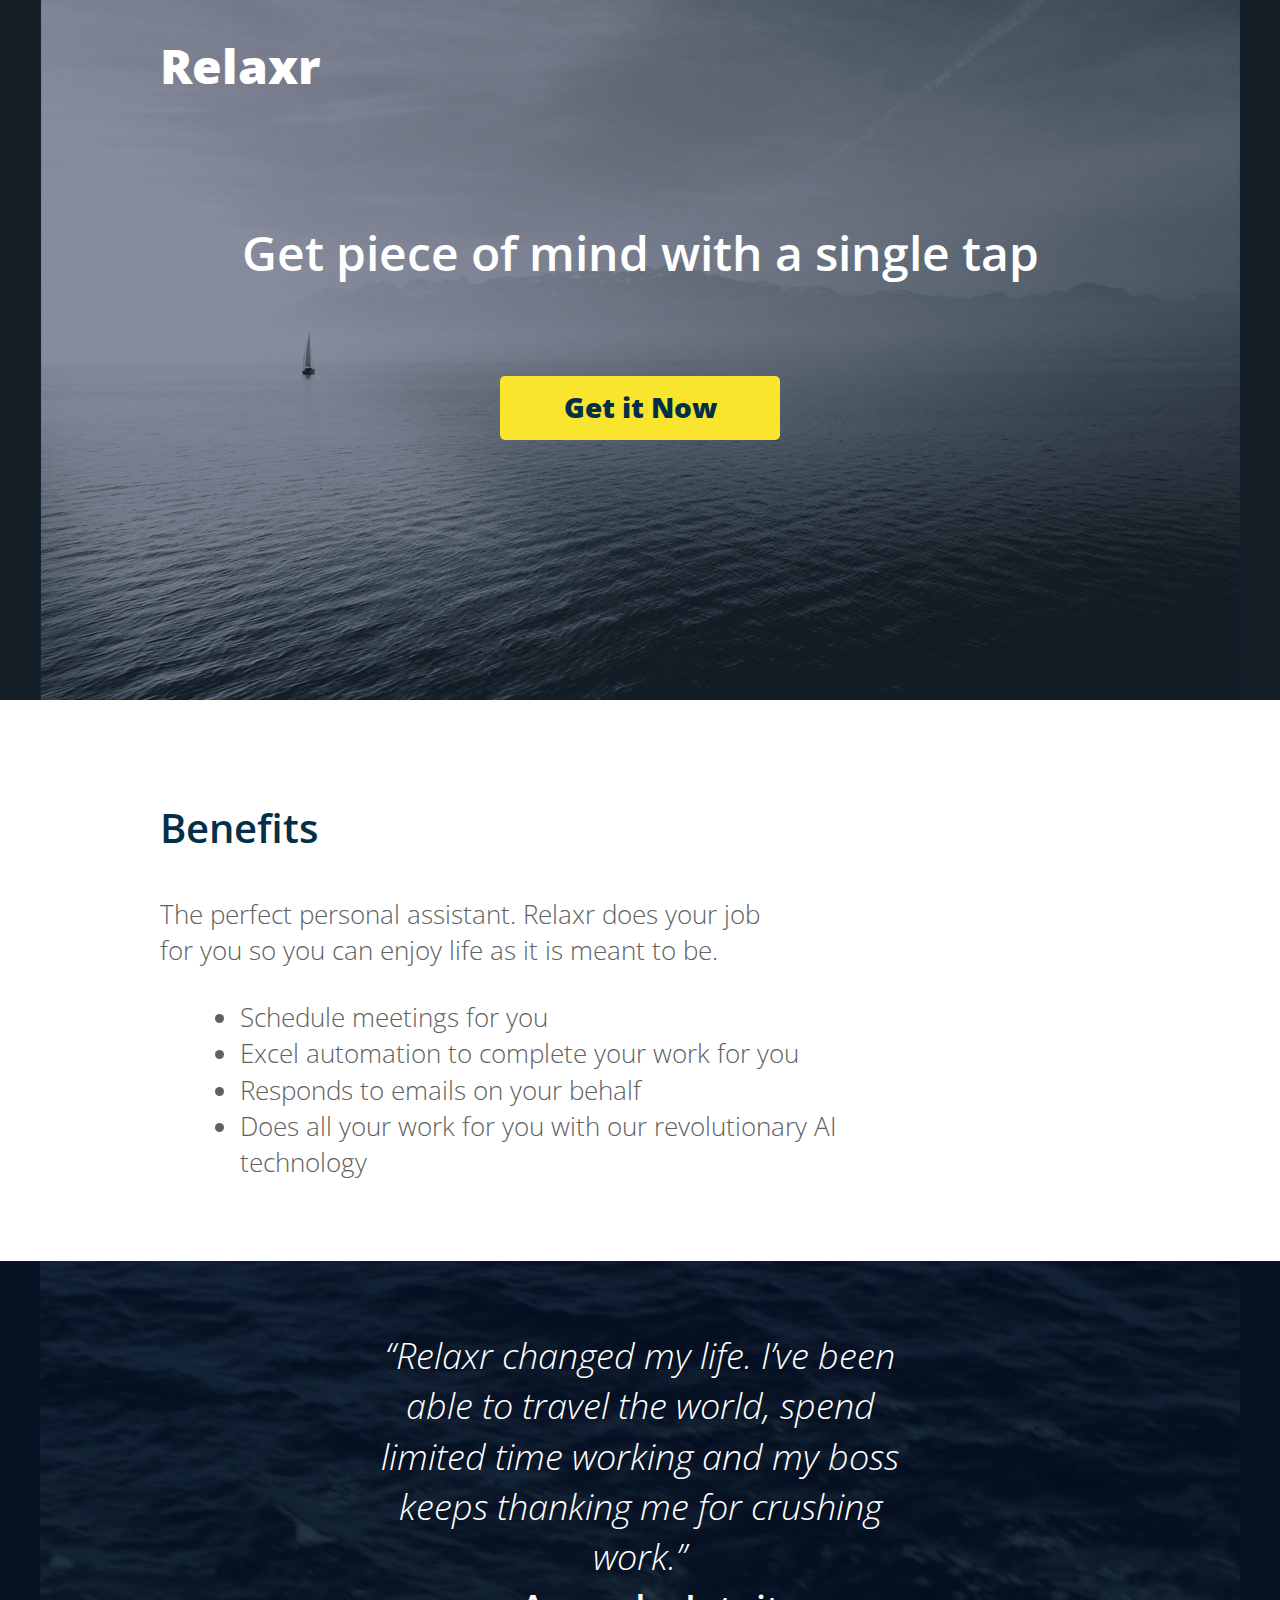
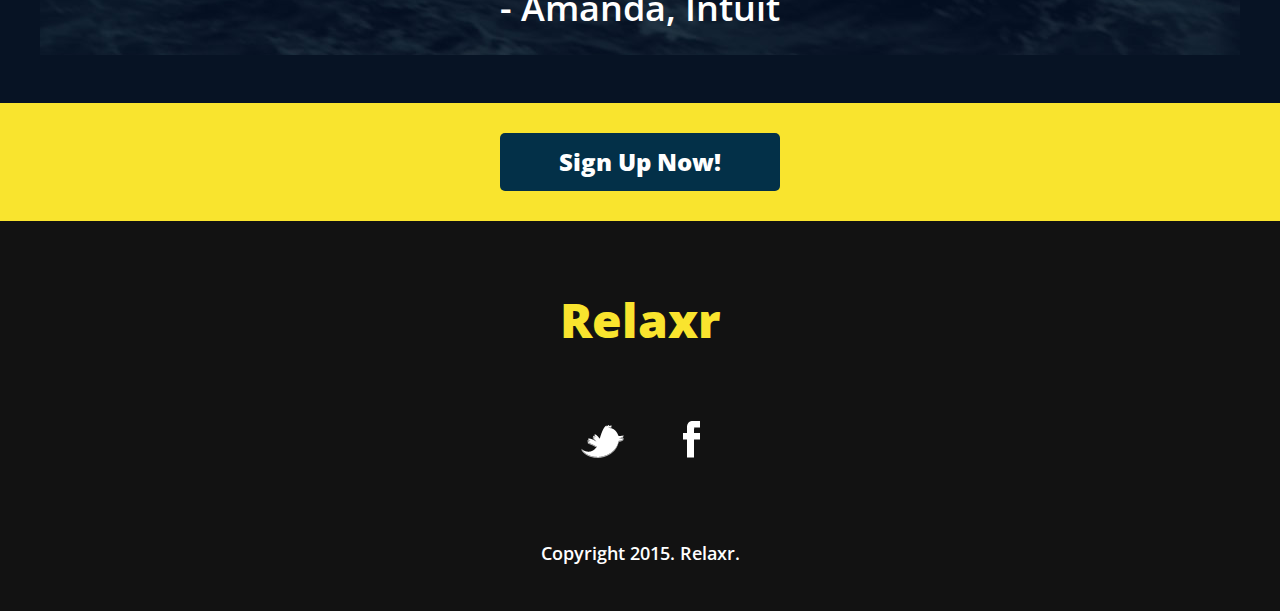
<file: class02/Homework/solution_code/index.html>
<!DOCTYPE html>
<html lang="en">
	<head>
    	<meta charset="utf-8">
    	<meta name="description" content="The perfect personal assistant. Relaxr does your job for you so you can enjoy life as it is meant to be.">

		<title>Relaxr Landing Page</title>
		<link href='http://fonts.googleapis.com/css?family=Open+Sans:300italic,300,600,800' rel='stylesheet' type='text/css'>

		<!-- external CSS link -->
		<link rel="stylesheet" href="css/reset.css">
		<link rel="stylesheet" href="css/style.css">

	</head>
	<body>
		<header class="pageIntro">
			<div class="container">
				<h1 class="logo">Relaxr</h1>
				<h2>Get piece of mind with a single tap</h2>
				<a class="button yellow" href="#">Get it Now</a>
			</div>
		</header>
		<section class="benefits">
			<div class="container">
				<h3>Benefits</h3>
				<p>The perfect personal assistant. Relaxr does your job for you so you can enjoy life as it is meant to be.</p>
				<ul>
					<li>Schedule meetings for you</li>
					<li>Excel automation to complete your work for you</li>
					<li>Responds to emails on your behalf</li>
					<li>Does all your work for you with our revolutionary AI technology</li>
				</ul>
			</div>
		</section>
		<section class="testimonial">
			<div class="container">
				<blockquote>&ldquo;Relaxr changed my life. I&rsquo;ve been able to travel the world, spend limited time working and my boss keeps thanking me for crushing work.&rdquo;
				<span class="author">- Amanda, Intuit</span></blockquote>
			</div>
		</section>
		<aside class="ctaBox">
			<a class="button blue" href="#">Sign Up Now!</a>
		</aside>
		<footer class="pageFooter">
			<h4 class="logo">Relaxr</h4>

			<ul>
				<li><a href="#"><img src="images/twitter.png" alt="Twitter logo"></a></li>
				<li><a href="#"><img src="images/facebook.png" alt="Facebook logo"></a></li>
			</ul>

			<p class="copyright">Copyright 2015. Relaxr.</p>
		</footer>
	</body>
</html>
</file>
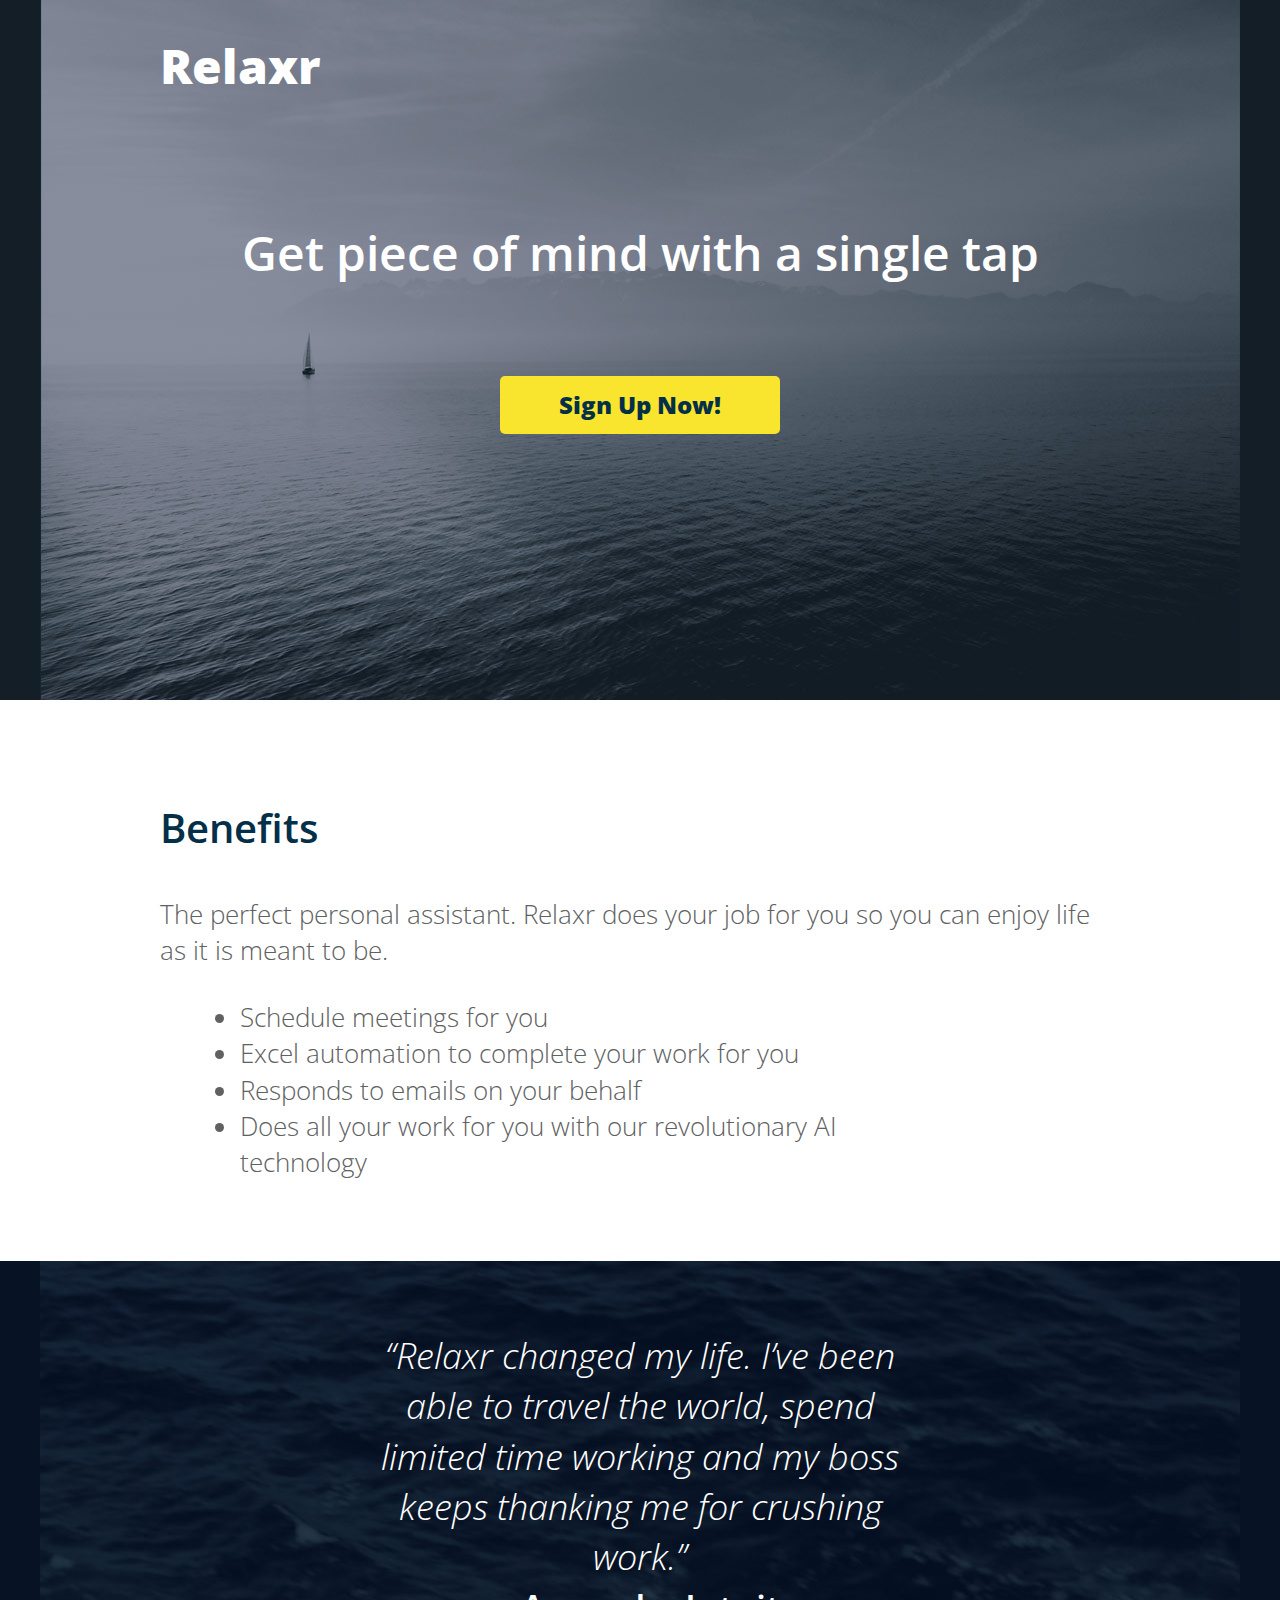
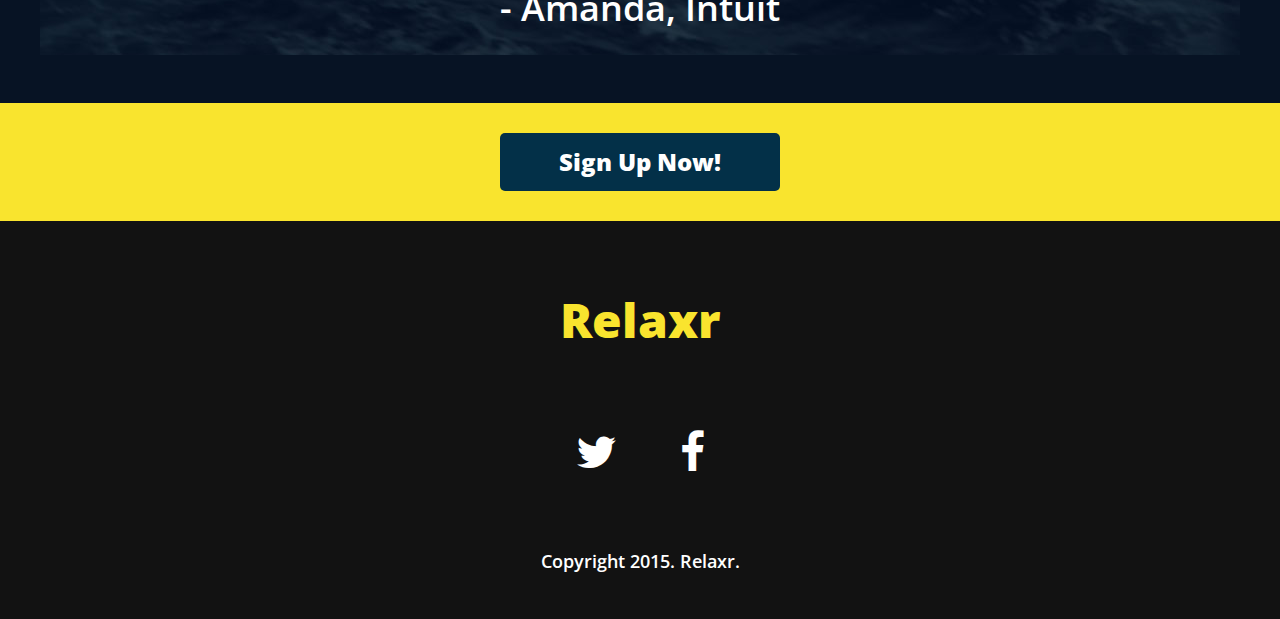
<file: class02/Homework/starter_code/index.html>
<!DOCTYPE html>
<html lang="en">
	<head>
    	<meta charset="utf-8">
    	<meta name="description" content="The perfect personal assistant. Relaxr does your job for you so you can enjoy life as it is meant to be.">
    	<meta name="keywords" content="personal assistant, automation, relax, relaxr">

		<title>Relaxr Landing Page</title>
		<link href='http://fonts.googleapis.com/css?family=Open+Sans:300italic,300,600,800' rel='stylesheet' type='text/css'>

		<!-- external CSS link -->
		<link rel="stylesheet" href="css/reset.css">
		<link rel="stylesheet" href="css/style.css">
		<link rel="stylesheet" href="https://maxcdn.bootstrapcdn.com/font-awesome/4.5.0/css/font-awesome.min.css">


	</head>
	<body>
			<header class="pageIntro">
				<div class="container">
				<h1 class="logo">Relaxr</h1>
				<h2>Get piece of mind with a single tap</h2>
				<a class="btnyellow" href="#">Sign Up Now!</a>
			</div>
			</header>


			<section class="benefits">
				<div class="container">
				<h3>Benefits</h3>
				<p>The perfect personal assistant. Relaxr does your job for you so you can enjoy life as it is meant to be.</p>
				<ul>
				<li>Schedule meetings for you</li>
				<li>Excel automation to complete your work for you</li>
				<li>Responds to emails on your behalf</li>
				<li>Does all your work for you with our revolutionary AI technology</li>
				</ul>	
			</div>	
			</section>
			
			<section class="testimonial">
			<div class="container">
				<blockquote>“Relaxr changed my life. I’ve been able to travel the world, spend limited time working and my boss keeps thanking me for crushing work.”
				<span class="author">- Amanda, Intuit</span>
				</blockquote>
			</div>
			</section>

			<aside class="signup">
				<a class="btnblue" href="#">Sign Up Now!</a>
			</aside>
	
			<footer class="pageFooter">
				<div class="container">
				<h4 class"footerlogo">Relaxr</h4>
				<div style="font-size: 44px;">
				<i class="fa fa-twitter"></i> <i class="fa fa-facebook"></i></div>
				<p class="copyright">Copyright 2015. Relaxr.</p>
				</div>
			</footer>
	</body>
</html>
</file>
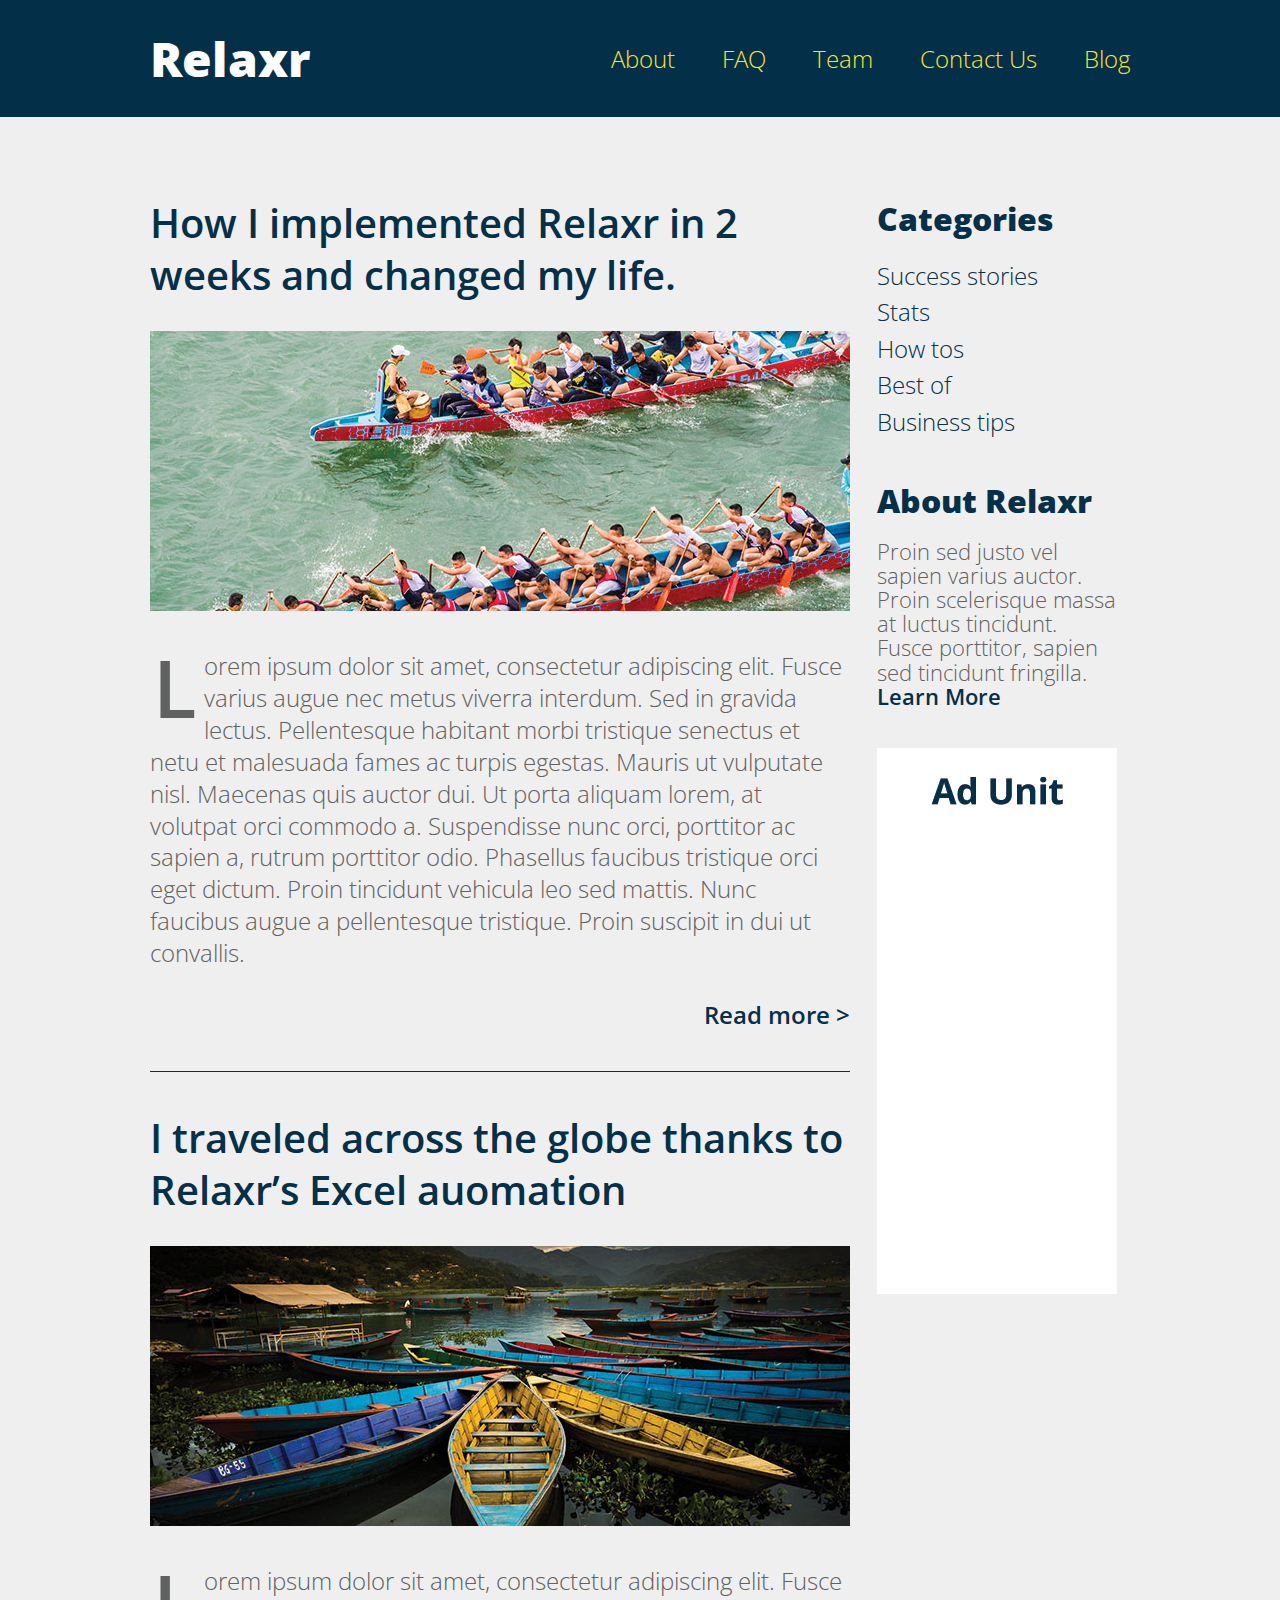
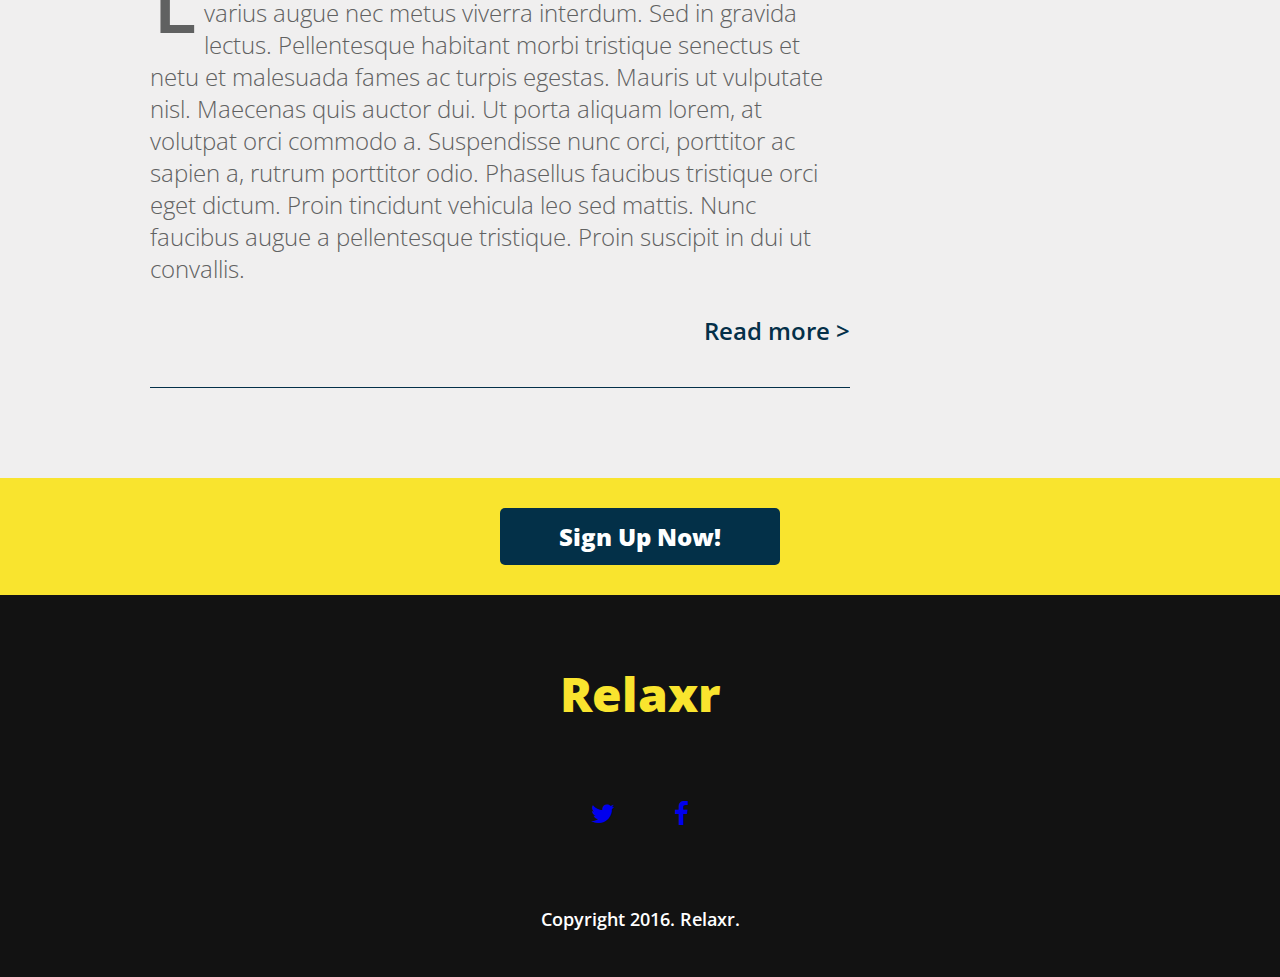
<file: class03/Homework/solution_code/index.html>
<!DOCTYPE html>
<html lang="en">
	<head>
    	<meta charset="utf-8">
    	<meta name="description" content="The perfect personal assistant. Relaxr does your job for you so you can enjoy life as it is meant to be.">

		<title>Relaxr Blog</title>
		
		<link rel="stylesheet" href="css/reset.css">

		<link href='http://fonts.googleapis.com/css?family=Open+Sans:300italic,300,600,800' rel='stylesheet' type='text/css'>

		<link rel="stylesheet" href="https://maxcdn.bootstrapcdn.com/font-awesome/4.5.0/css/font-awesome.min.css">

		<link rel="stylesheet" href="css/style.css">

	</head>
	<body>
		<header>
			<div class="container">
				<h1 class="logo">Relaxr</h1>
				<nav>
					<ul>
						<li><a href="#">About</a></li>
						<li><a href="#">FAQ</a></li>
						<li><a href="#">Team</a></li>
						<li><a href="#">Contact Us</a></li>
						<li><a href="#">Blog</a></li>
					</ul>
				</nav>
			</div>
		</header>
		<section id="main">
			<div class="container">
				<section id="posts">
					<article class="post">
						<h1 class="post-title"><a href="#">How I implemented Relaxr in 2 weeks and changed my life.</a></h1>
						<img src="images/blog_photo1.jpg" alt="Crew Meet">
						<p>Lorem ipsum dolor sit amet, consectetur adipiscing elit. Fusce varius augue nec metus viverra interdum. Sed in gravida lectus. Pellentesque habitant morbi tristique senectus et netu et malesuada fames ac turpis egestas. Mauris ut vulputate nisl.  Maecenas quis auctor dui. Ut porta aliquam lorem, at volutpat orci commodo a. Suspendisse nunc orci, porttitor ac sapien a, rutrum porttitor odio. Phasellus faucibus tristique orci eget dictum. Proin tincidunt vehicula leo sed mattis. Nunc faucibus augue a pellentesque tristique. Proin suscipit in dui ut convallis.</p>

						<p class="readmore"><a href="#">Read more &gt;</a></p>
					</article>
					<article class="post">
						<h1 class="post-title"><a href="#">I traveled across the globe thanks to Relaxr’s Excel auomation</a></h1>
						<img src="images/blog_photo2.jpg" alt="Canoes">
						<p>Lorem ipsum dolor sit amet, consectetur adipiscing elit. Fusce varius augue nec metus viverra interdum. Sed in gravida lectus. Pellentesque habitant morbi tristique senectus et netu et malesuada fames ac turpis egestas. Mauris ut vulputate nisl.  Maecenas quis auctor dui. Ut porta aliquam lorem, at volutpat orci commodo a. Suspendisse nunc orci, porttitor ac sapien a, rutrum porttitor odio. Phasellus faucibus tristique orci eget dictum. Proin tincidunt vehicula leo sed mattis. Nunc faucibus augue a pellentesque tristique. Proin suscipit in dui ut convallis.</p>

						<p class="readmore"><a href="#">Read more &gt;</a></p>
					</article>
				</section>
			
				<aside id="sidebar">
					<section>
						<h1>Categories</h1>
						<ul>
							<li><a href="#">Success stories</a></li>
							<li><a href="#">Stats</a></li>
							<li><a href="#">How tos</a></li>
							<li><a href="#">Best of</a></li>
							<li><a href="#">Business tips</a></li>
						</ul>
					</section>
					<section>
						<h1>About Relaxr</h1>
						<p>Proin sed justo vel sapien varius auctor. Proin scelerisque massa at luctus tincidunt. Fusce porttitor, sapien sed tincidunt fringilla.<br>
						<a href="">Learn More</a></p>
						<img src="images/ad-unit.png" alt="Ad Unit">
					</section>
				</aside>
			</div>
		</section>

		<aside id="bottom-cta">
			<a class="btn btn-signup" href="#">Sign Up Now!</a>
		</aside>
		<footer>
			<h1 class="logo">Relaxr</h1>

			<ul>
				<li><a href="#"><span class="fa fa-twitter"></span></a></li>
				<li><a href="#"><span class="fa fa-facebook"></span></a></li>
			</ul>

			<p class="copyright">Copyright 2016. Relaxr.</p>
		</footer>
	</body>
</html>
</file>
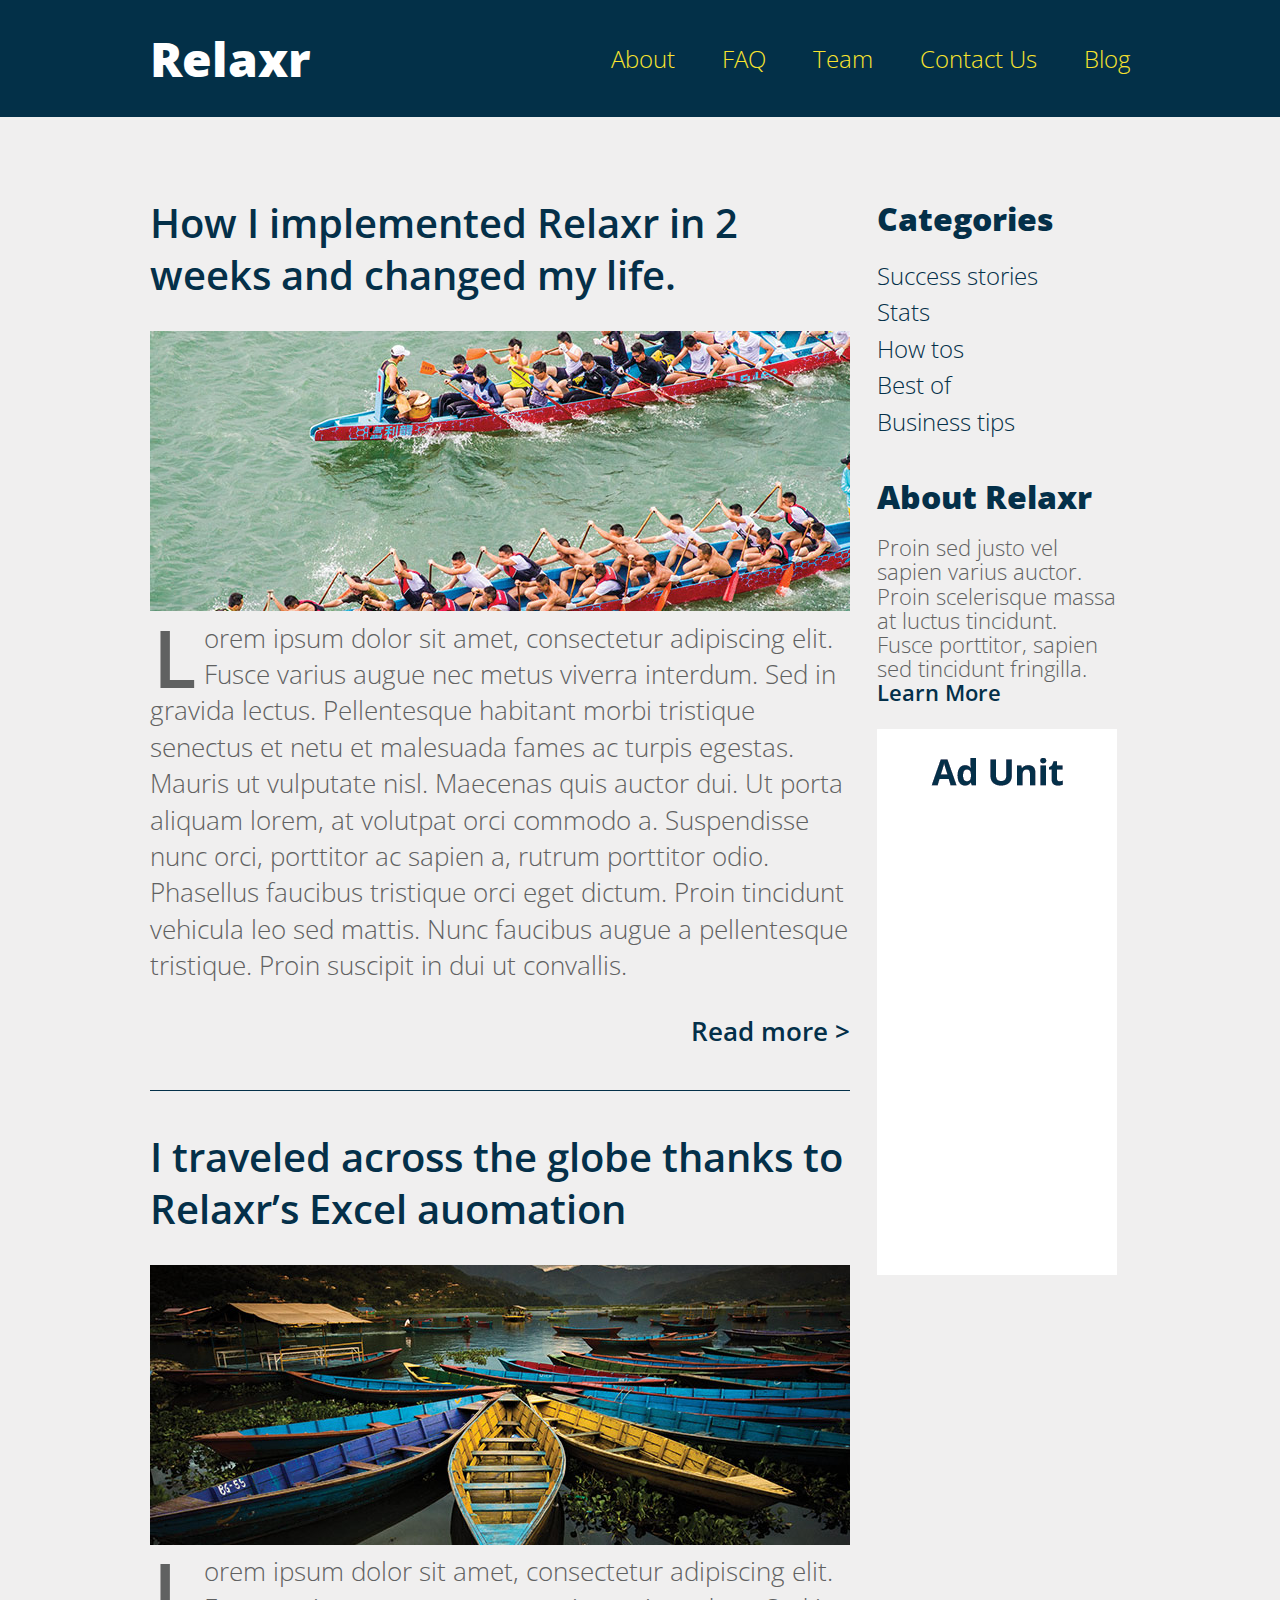
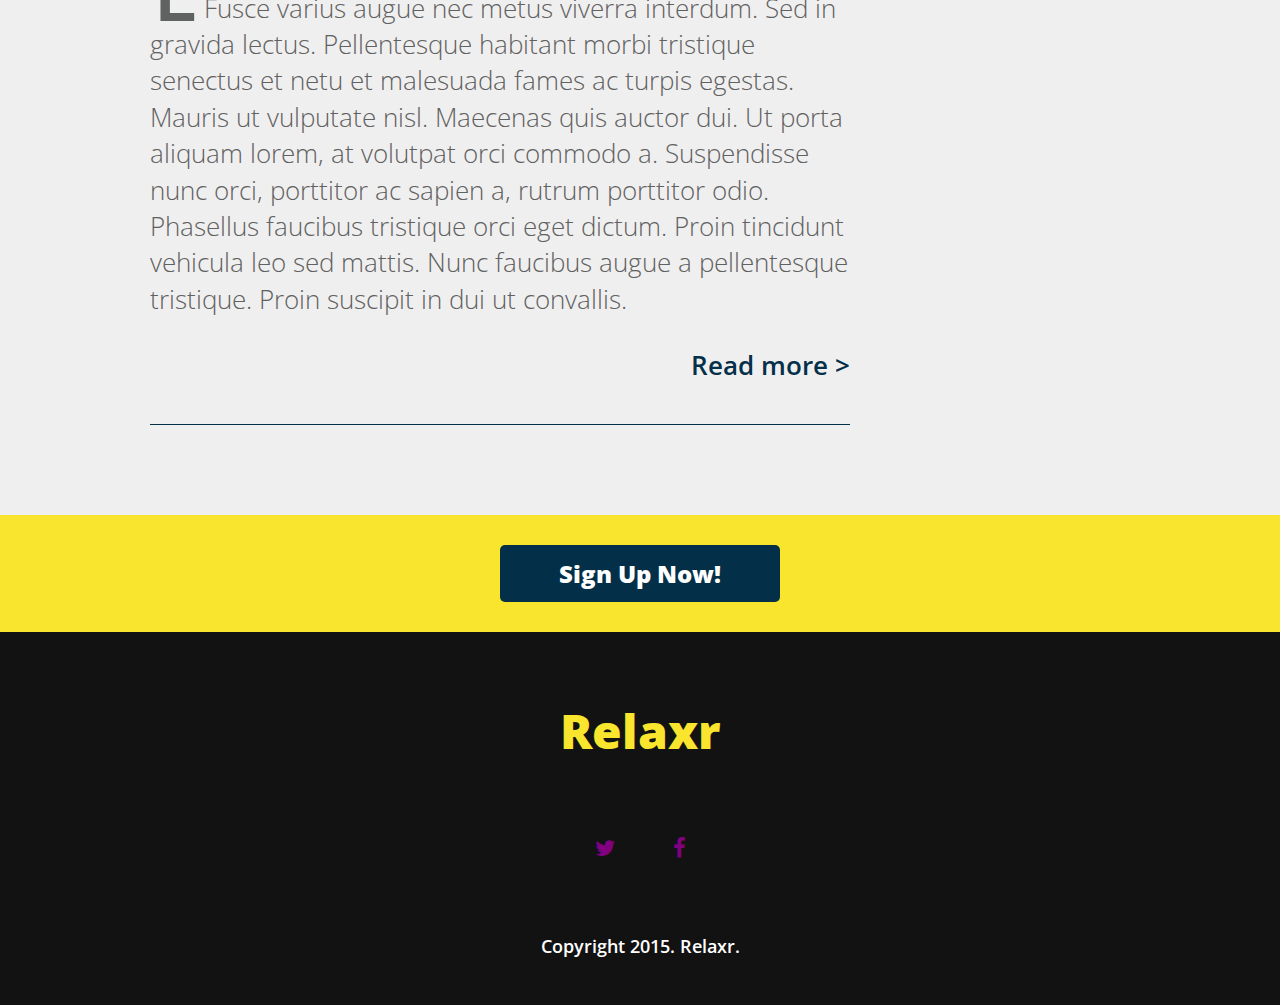
<file: class03/Homework/starter_code/index.html>
<!DOCTYPE html>
<html lang="en">
	<head>
    	<meta charset="utf-8">
    	<meta name="description" content="The perfect personal assistant. Relaxr does your job for you so you can enjoy life as it is meant to be.">

		<title>Relaxr Blog</title>

		<link href='http://fonts.googleapis.com/css?family=Open+Sans:300italic,300,600,800' rel='stylesheet' type='text/css'>

		<link rel="stylesheet" href="css/reset.css">
		<link rel="stylesheet" href="css/style.css">
		<link rel="stylesheet" href="https://maxcdn.bootstrapcdn.com/font-awesome/4.5.0/css/font-awesome.min.css">
	</head>

<body>
<header>
	<div class="container">
	<h1 class="logo">Relaxr</h1>

	<nav>
	<ul>
	<li><a href="#">About</a></li>
	<li><a href="#">FAQ</a></li>
	<li><a href="#">Team</a></li>
	<li><a href="#">Contact Us</a></li>
	<li><a href="#">Blog</a></li>
	</ul>
	</nav>
	
	</div>
</header>

<section id="main">
	<div class="container">
	<section id="posts">
		<article class="post">
		<h1 class="title"><a href="#">How I implemented Relaxr in 2 weeks and changed my life.</a><h1>
		
		<img src="images/blog_photo1.jpg">

		<p>Lorem ipsum dolor sit amet, consectetur adipiscing elit. Fusce varius augue nec metus viverra interdum. Sed in gravida lectus. Pellentesque habitant morbi tristique senectus et netu et malesuada fames ac turpis egestas. Mauris ut vulputate nisl. Maecenas quis auctor dui. Ut porta aliquam lorem, at volutpat orci commodo a. Suspendisse nunc orci, porttitor ac sapien a, rutrum porttitor odio. Phasellus faucibus tristique orci eget dictum. Proin tincidunt vehicula leo sed mattis. Nunc faucibus augue a pellentesque tristique. Proin suscipit in dui ut convallis.</p>

		<p class="more"><a href="#">Read more &gt;</a></p>

	</article>

	<article class="post">
		<h1 class="title"><a href="#">I traveled across the globe thanks to Relaxr’s Excel auomation</a></h1>
		
		<img src="images/blog_photo2.jpg">

		<p>Lorem ipsum dolor sit amet, consectetur adipiscing elit. Fusce varius augue nec metus viverra interdum. Sed in gravida lectus. Pellentesque habitant morbi tristique senectus et netu et malesuada fames ac turpis egestas. Mauris ut vulputate nisl. Maecenas quis auctor dui. Ut porta aliquam lorem, at volutpat orci commodo a. Suspendisse nunc orci, porttitor ac sapien a, rutrum porttitor odio. Phasellus faucibus tristique orci eget dictum. Proin tincidunt vehicula leo sed mattis. Nunc faucibus augue a pellentesque tristique. Proin suscipit in dui ut convallis.</p>

		<p class="more"><a href="#">Read more &gt;</a></p>

	</article>
	</section>

	<aside id="sidebar">
		<section>
		<h1>Categories</h1>
		<ul>
		<li><a href="#">Success stories</a></li>
		<li><a href="#">Stats</a></li>
		<li><a href="#">How tos</a></li>
		<li><a href="#">Best of</a></li>
		<li><a href="#">Business tips</a></li>
		</ul>
		</section>
<br>
		<section>
		<h1>About Relaxr</h1>
		<p>Proin sed justo vel sapien varius auctor. Proin scelerisque massa at luctus tincidunt. Fusce porttitor, sapien sed tincidunt fringilla.
		<br>
		<a href="#">Learn More</a>
		<br>
		<br>
		<img src="images/ad-unit.png" alt="Ad Unit">
		</p>
		</section>
	</div>

	<aside id="signup">
		<a class="btnblue" href="#">Sign Up Now!</a>
	</aside>
	
	<footer class="pageFooter">
		<div class="container">
		<h4 class"footerlogo">Relaxr</h4>
		<div style="font-size: 22px;">
		<i class="fa fa-twitter"></i> <i class="fa fa-facebook"></i></div>
		<p class="copyright">Copyright 2015. Relaxr.</p>
		</div>
	</footer>

	</div>


</section>





</body>
</html>
</file>
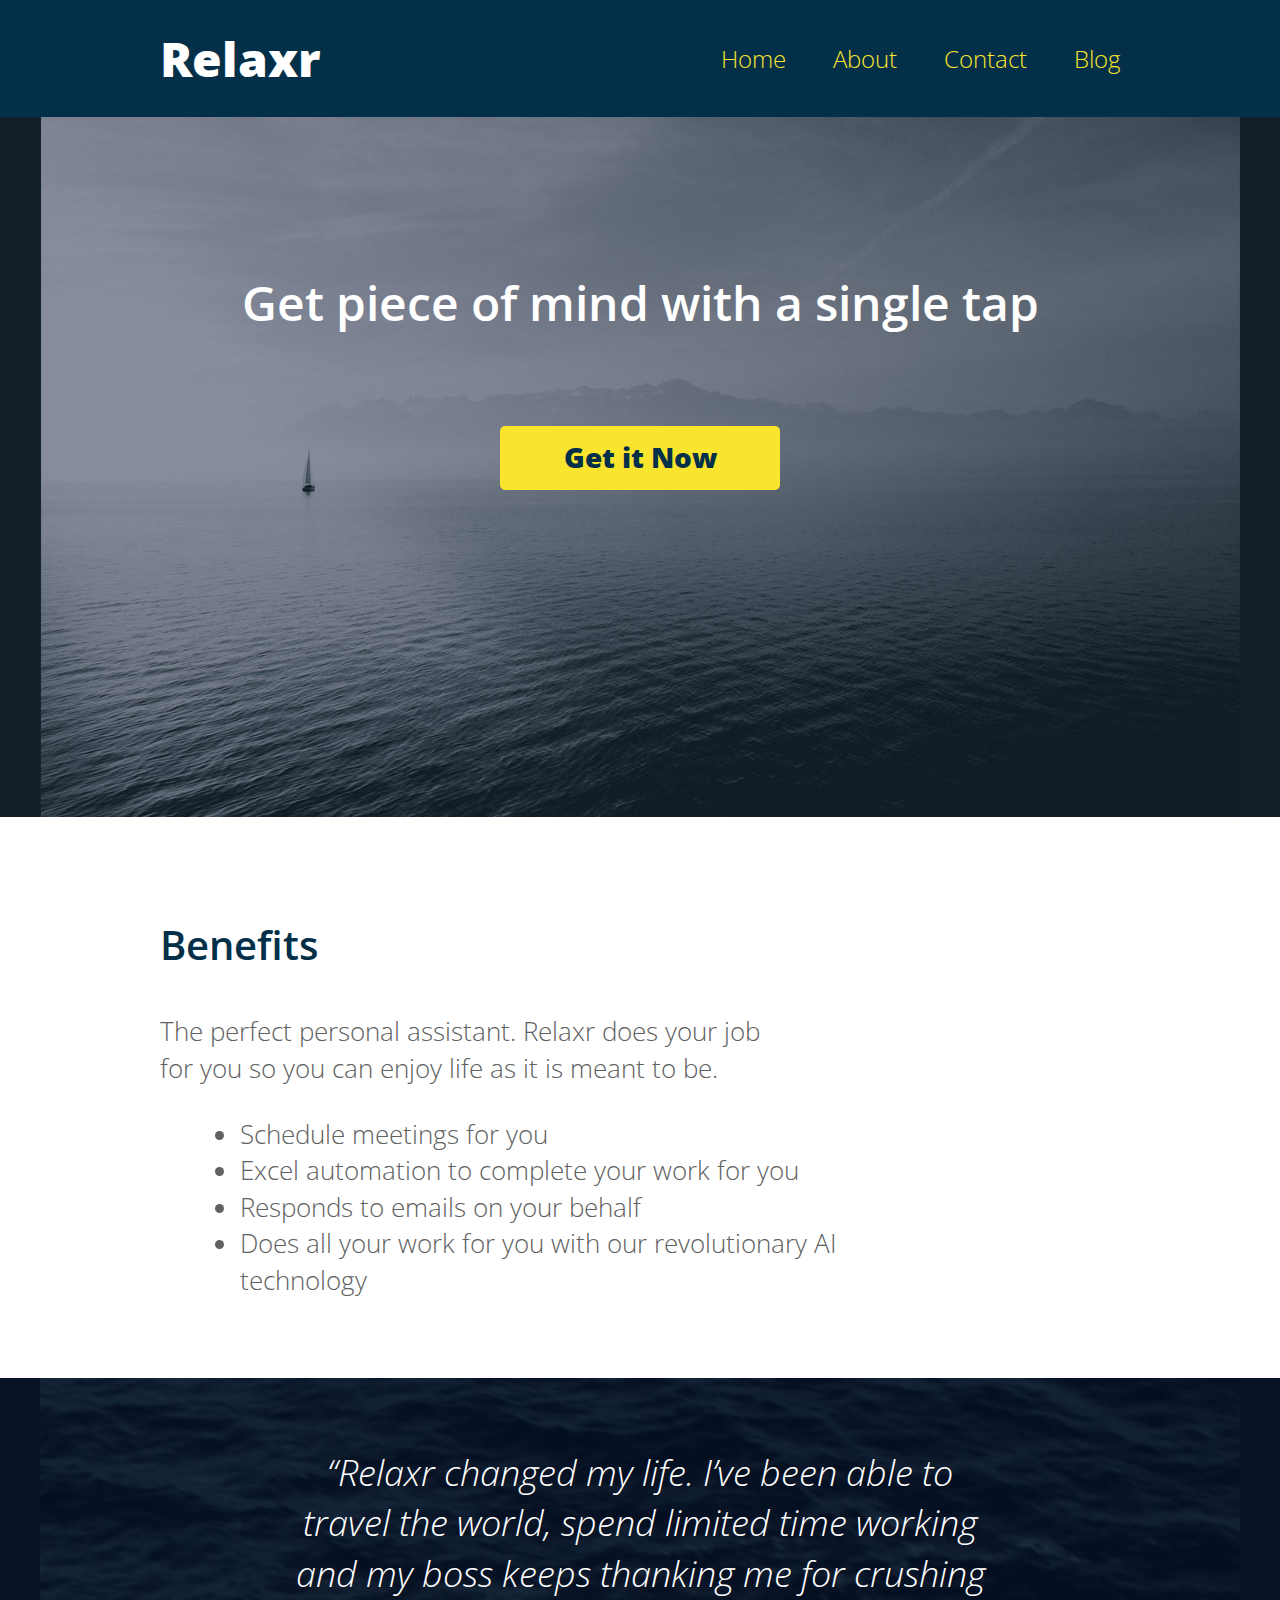
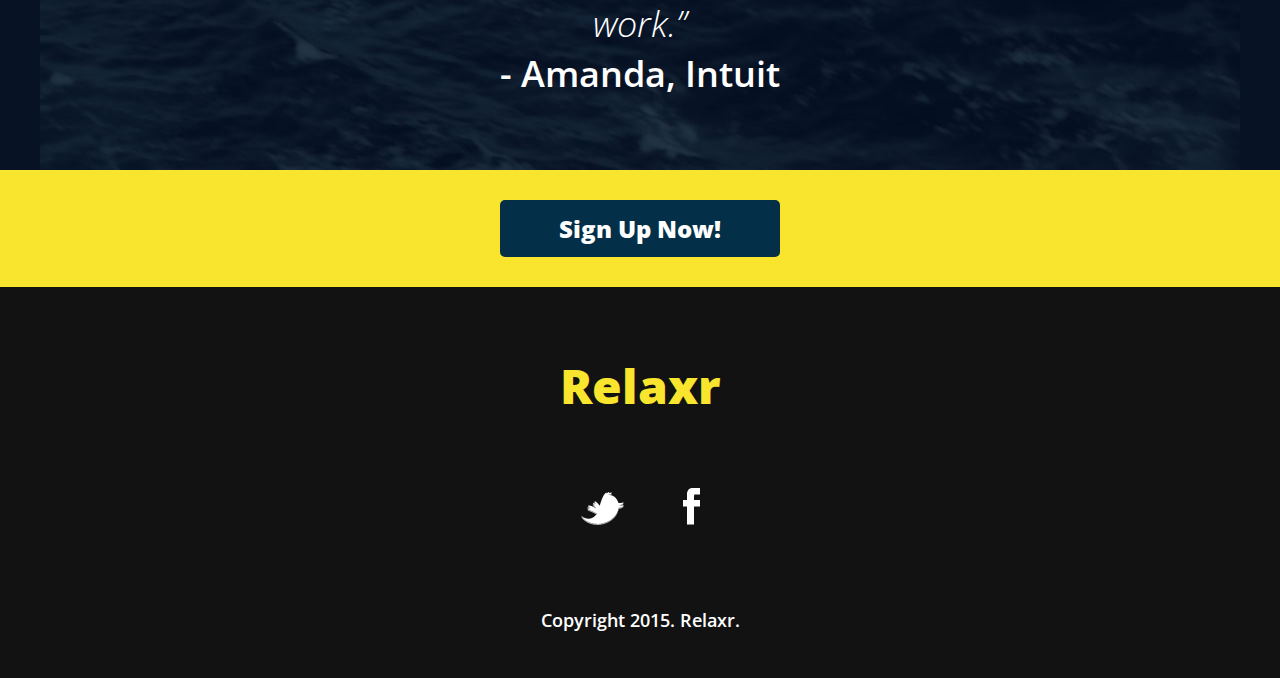
<file: class07/Homework/solution_code/index.html>
<!DOCTYPE html>
<html lang="en">
	<head>
    	<meta charset="utf-8">
    	<meta name="description" content="The perfect personal assistant. Relaxr does your job for you so you can enjoy life as it is meant to be.">

		<title>Relaxr Landing Page</title>
		<link href='http://fonts.googleapis.com/css?family=Open+Sans:300italic,300,600,800' rel='stylesheet' type='text/css'>

		<!-- external CSS link -->
		<link rel="stylesheet" href="css/reset.css">
		<link rel="stylesheet" href="css/style.css">
		<script src="http://ajax.googleapis.com/ajax/libs/jquery/2.1.3/jquery.min.js"></script>
		<script type="text/javascript" src="js/app.js"></script>
	</head>
	<body>
		<header>
			<div class="container">
				<h1 class="logo">Relaxr</h1>
				<nav>
					<ul>
						<li><div class="line"></div><div class="line"></div><div class="line"></div></li>
						<li><a href="index.html">Home</a></li>
						<li><a href="#">About</a></li>
						<li><a href="#">Contact</a></li>
						<li><a href="blog.html">Blog</a></li>
					</ul>
				</nav>
			</div>
		</header>
		<section id="hero">
			<div class="container">
				<h2>Get piece of mind with a single tap</h2>
				<a class="button yellow" href="#">Get it Now</a>
			</div>
		</section>
		<section id="benefits">
			<div class="container">
				<h3>Benefits</h3>
				<p>The perfect personal assistant. Relaxr does your job for you so you can enjoy life as it is meant to be.</p>
				<ul>
					<li>Schedule meetings for you</li>
					<li>Excel automation to complete your work for you</li>
					<li>Responds to emails on your behalf</li>
					<li>Does all your work for you with our revolutionary AI technology</li>
				</ul>
			</div>
		</section>
		<section id="testimonial">
			<div class="container">
				<blockquote>&ldquo;Relaxr changed my life. I&rsquo;ve been able to travel the world, spend limited time working and my boss keeps thanking me for crushing work.&rdquo;
				<span>- Amanda, Intuit</span></blockquote>
			</div>
		</section>
		<aside id="bottom-cta">
			<a class="button blue" href="#">Sign Up Now!</a>
		</aside>
		<footer>
			<h4 class="logo">Relaxr</h4>

			<ul>
				<li><a href="#"><img src="images/twitter.png" alt="Twitter logo"></a></li>
				<li><a href="#"><img src="images/facebook.png" alt="Facebook logo"></a></li>
			</ul>

			<p class="copyright">Copyright 2015. Relaxr.</p>
		</footer>
	</body>
</html>
</file>
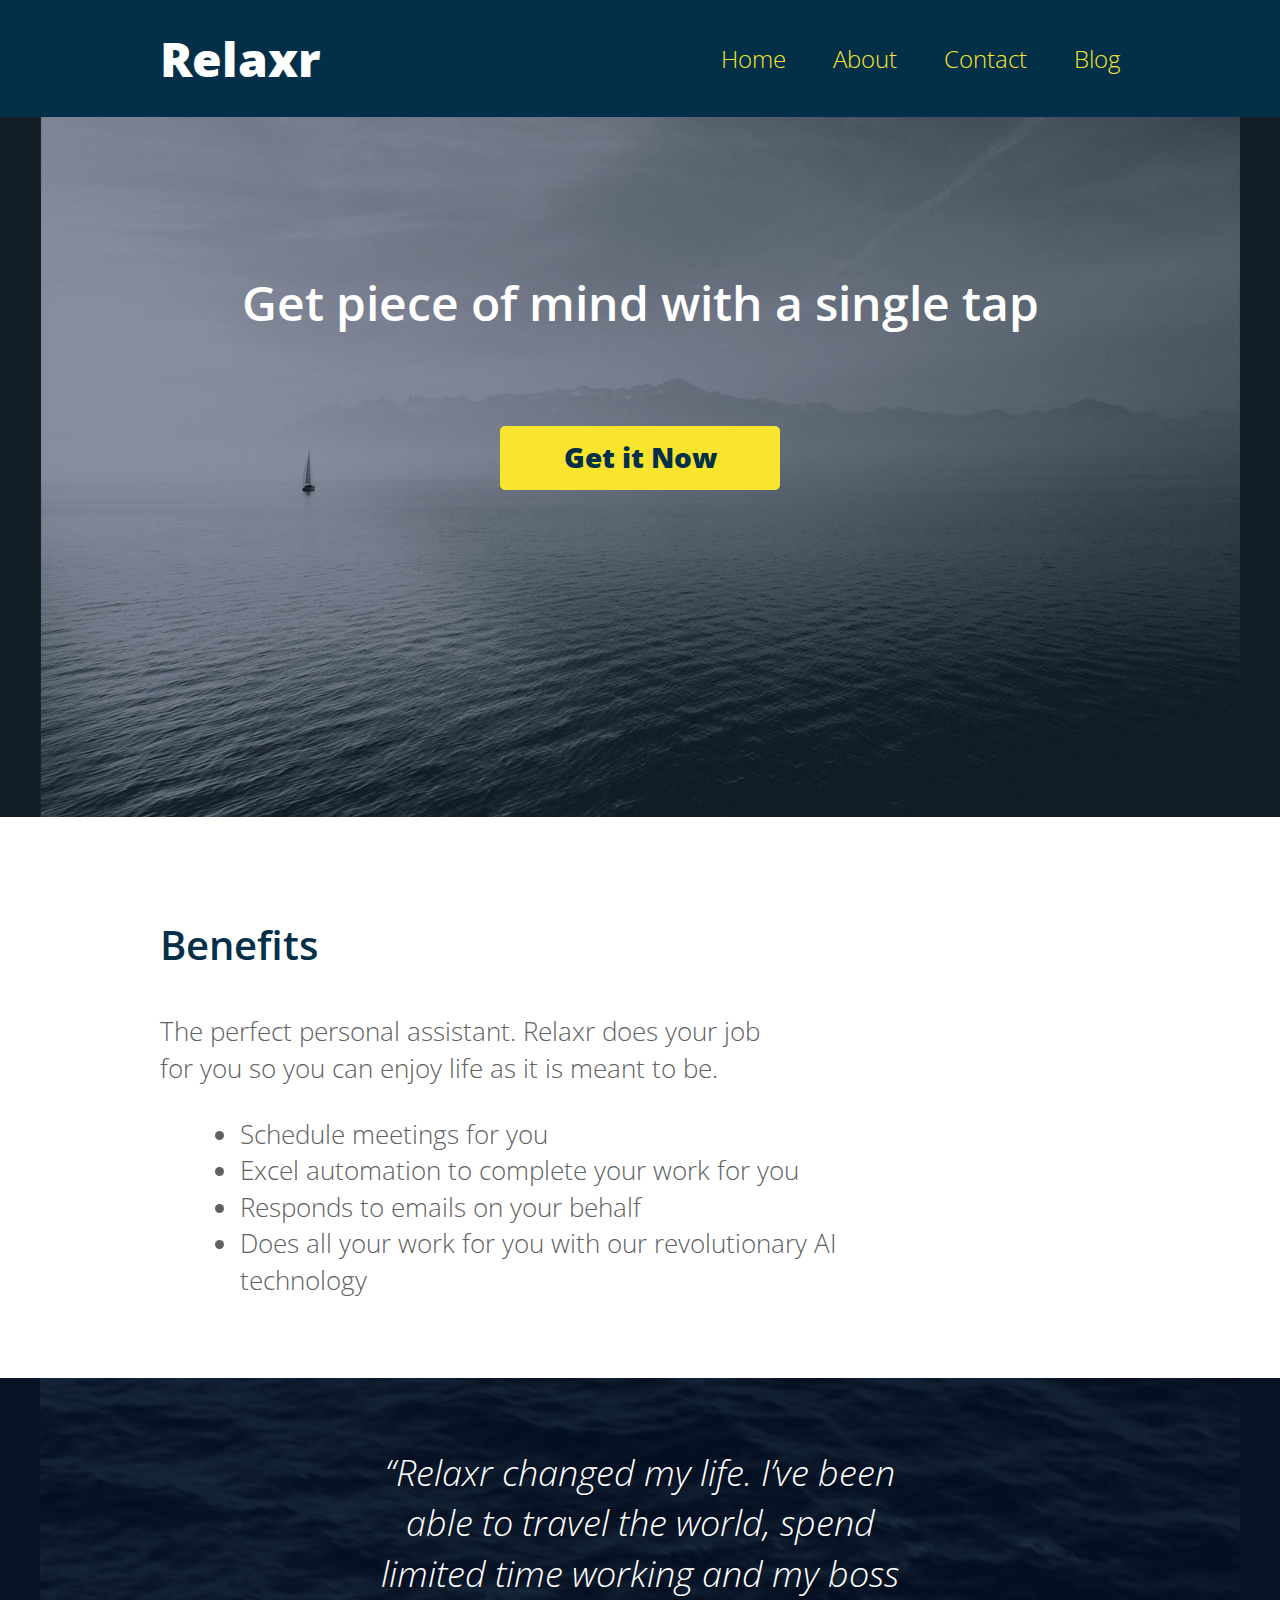
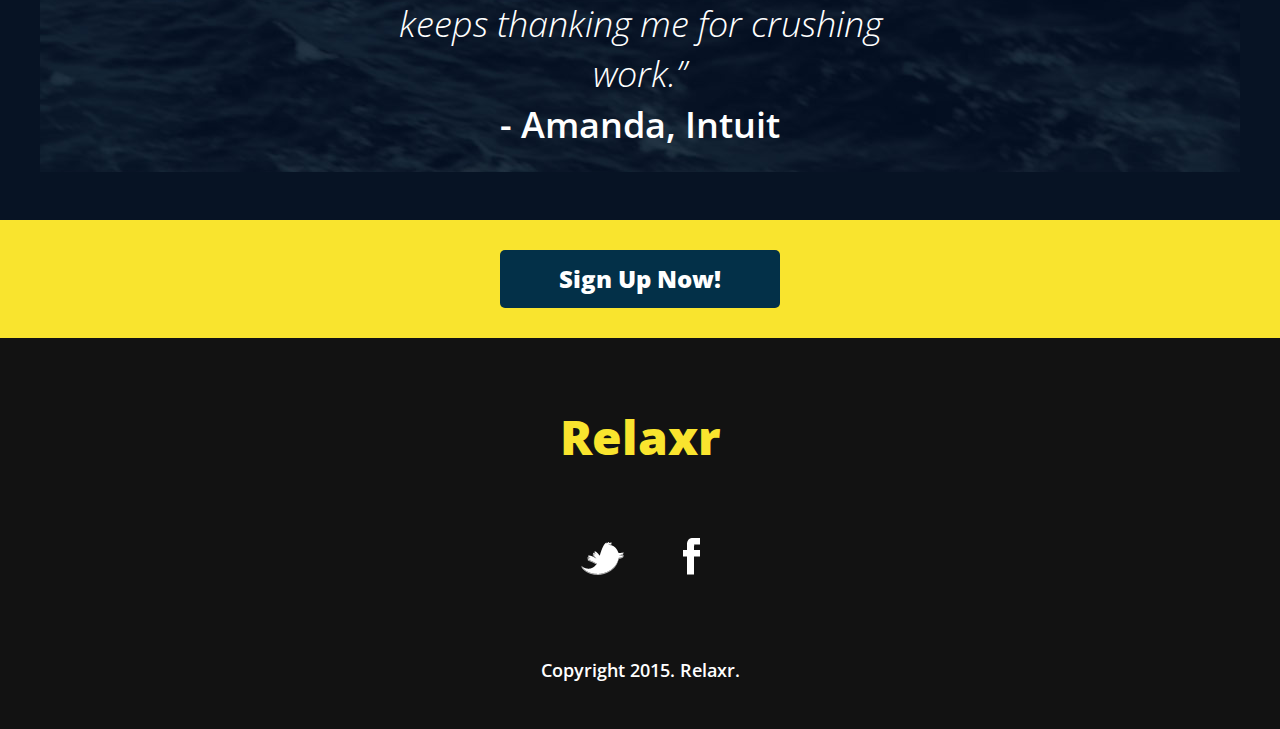
<file: class07/Homework/starter_code/index.html>
<!DOCTYPE html>
<html lang="en">
	<head>
    	<meta charset="utf-8">
    	<meta name="description" content="The perfect personal assistant. Relaxr does your job for you so you can enjoy life as it is meant to be.">

		<title>Relaxr Landing Page</title>
		<link href='http://fonts.googleapis.com/css?family=Open+Sans:300italic,300,600,800' rel='stylesheet' type='text/css'>

		<!-- external CSS link -->
		<link rel="stylesheet" href="css/reset.css">
		<link rel="stylesheet" href="css/style.css">

	</head>
	<body>
		<header>
			<div class="container">
				<h1 class="logo">Relaxr</h1>
				<nav>
					<ul>
						<li><div class="line"></div><div class="line"></div><div class="line"></div></li>
						<li><a href="index.html">Home</a></li>
						<li><a href="#">About</a></li>
						<li><a href="#">Contact</a></li>
						<li><a href="blog.html">Blog</a></li>
					</ul>
				</nav>
			</div>
		</header>
		<section id="hero">
			<div class="container">
				<h2>Get piece of mind with a single tap</h2>
				<a class="button yellow" href="#">Get it Now</a>
			</div>
		</section>
		<section id="benefits">
			<div class="container">
				<h3>Benefits</h3>
				<p>The perfect personal assistant. Relaxr does your job for you so you can enjoy life as it is meant to be.</p>
				<ul>
					<li>Schedule meetings for you</li>
					<li>Excel automation to complete your work for you</li>
					<li>Responds to emails on your behalf</li>
					<li>Does all your work for you with our revolutionary AI technology</li>
				</ul>
			</div>
		</section>
		<section id="testimonial">
			<div class="container">
				<blockquote>&ldquo;Relaxr changed my life. I&rsquo;ve been able to travel the world, spend limited time working and my boss keeps thanking me for crushing work.&rdquo;
				<span>- Amanda, Intuit</span></blockquote>
			</div>
		</section>
		<aside id="bottom-cta">
			<a class="button blue" href="#">Sign Up Now!</a>
		</aside>
		<footer>
			<h4 class="logo">Relaxr</h4>

			<ul>
				<li><a href="#"><img src="images/twitter.png" alt="Twitter logo"></a></li>
				<li><a href="#"><img src="images/facebook.png" alt="Facebook logo"></a></li>
			</ul>

			<p class="copyright">Copyright 2015. Relaxr.</p>
		</footer>

 <script type="text/javascript" src="https://code.jquery.com/jquery-1.12.1.min.js"></script>
        <script type="text/javascript" src="js/app.js"></script>

	</body>
</html>
</file>
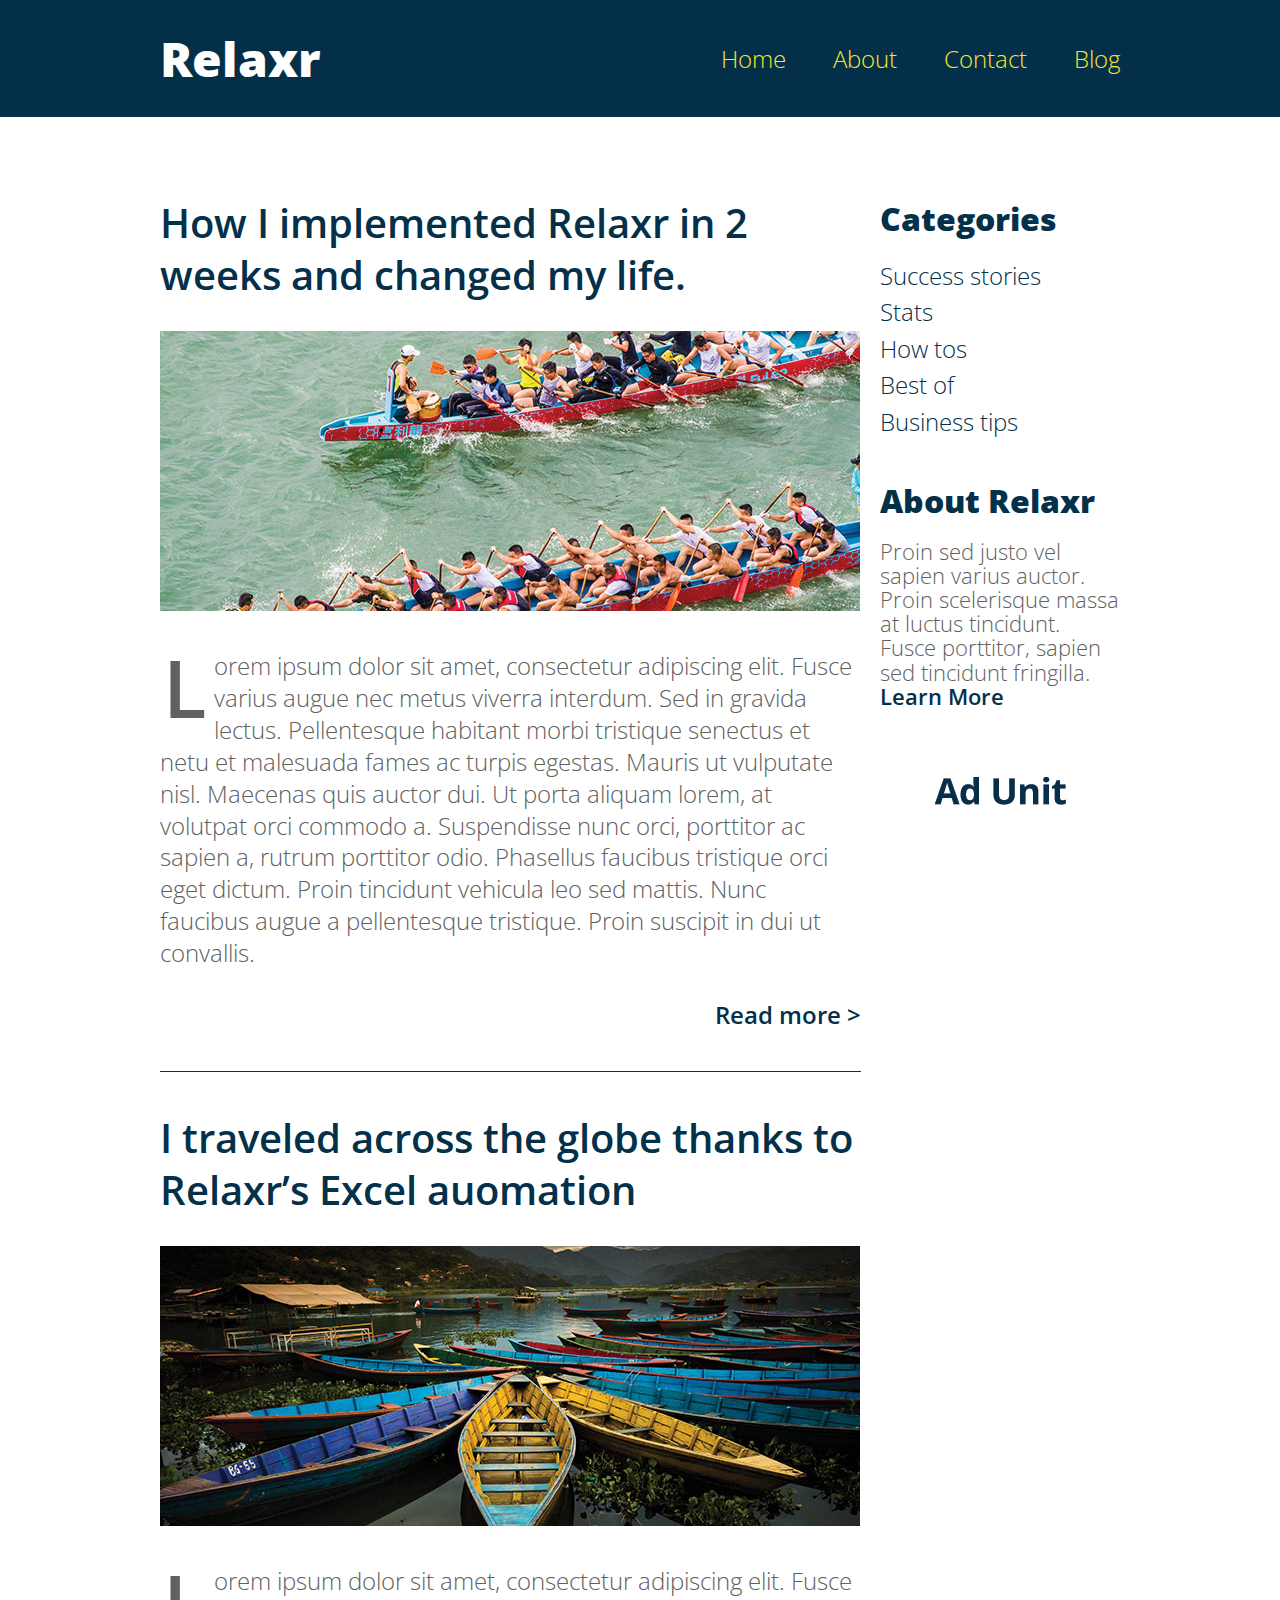
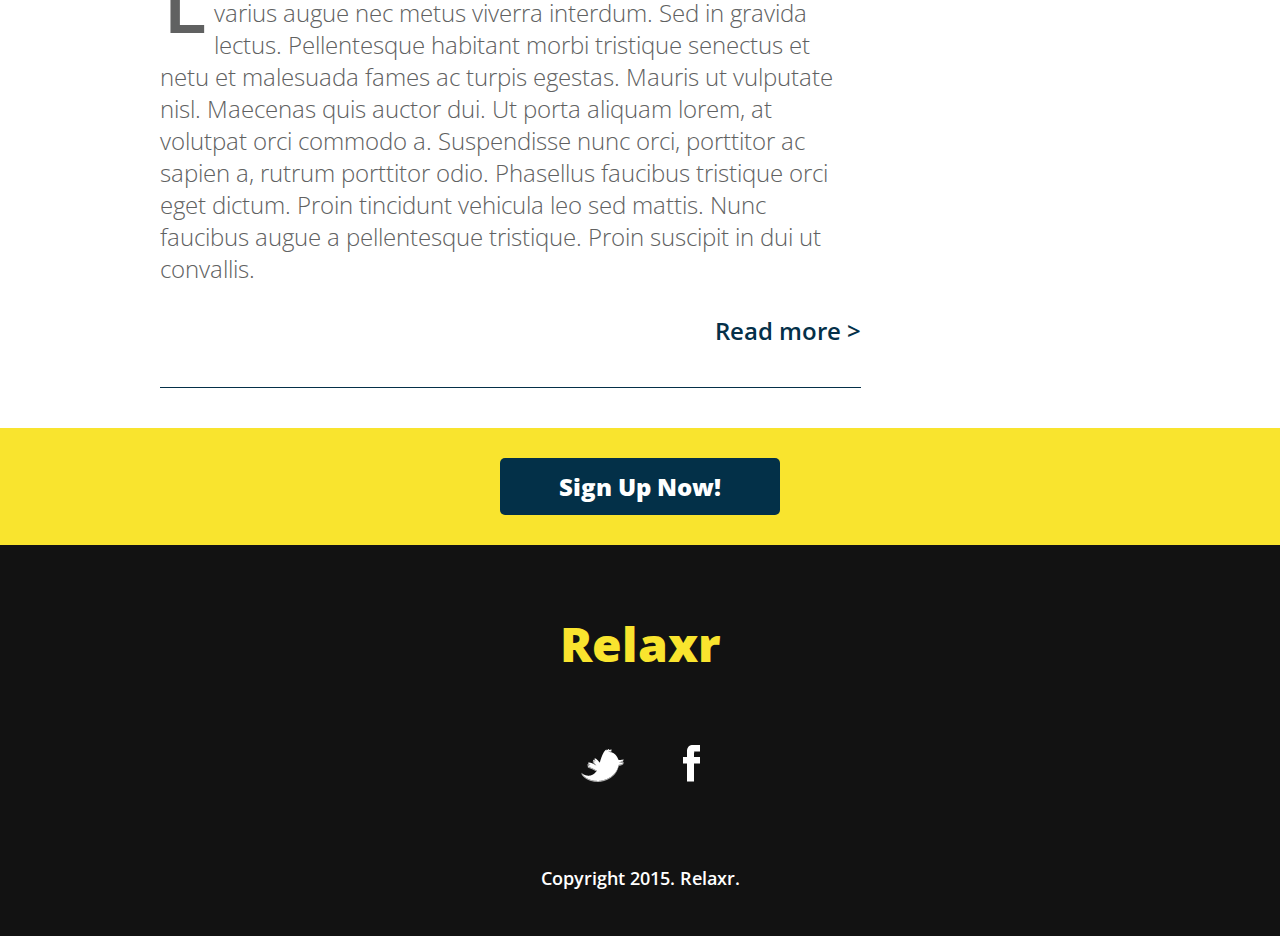
<file: class07/Homework/solution_code/blog.html>
<!DOCTYPE html>
<html lang="en">
	<head>
    	<meta charset="utf-8">
    	<meta name="description" content="The perfect personal assistant. Relaxr does your job for you so you can enjoy life as it is meant to be.">

		<title>Relaxr Blog</title>
		<link href='http://fonts.googleapis.com/css?family=Open+Sans:300italic,300,600,800' rel='stylesheet' type='text/css'>

		<!-- external CSS link -->
		<link rel="stylesheet" href="css/reset.css">
		<link rel="stylesheet" href="css/style.css">

	</head>
	<body>
		<header>
			<div class="container">
				<h1 class="logo">Relaxr</h1>
				<nav>
					<ul>
						<li><div class="line"></div><div class="line"></div><div class="line"></div></li>
						<li><a href="index.html">Home</a></li>
						<li><a href="#">About</a></li>
						<li><a href="#">Contact</a></li>
						<li><a href="blog.html">Blog</a></li>
					</ul>
				</nav>
			</div>
		</header>
		<section id="main">
			<div class="container">
				<section id="posts">
					<article class="post">
						<h2><a href="#">How I implemented Relaxr in 2 weeks and changed my life.</a></h2>
						<img src="images/blog_photo1.jpg" alt="Crew Meet">
						<p>Lorem ipsum dolor sit amet, consectetur adipiscing elit. Fusce varius augue nec metus viverra interdum. Sed in gravida lectus. Pellentesque habitant morbi tristique senectus et netu et malesuada fames ac turpis egestas. Mauris ut vulputate nisl.  Maecenas quis auctor dui. Ut porta aliquam lorem, at volutpat orci commodo a. Suspendisse nunc orci, porttitor ac sapien a, rutrum porttitor odio. Phasellus faucibus tristique orci eget dictum. Proin tincidunt vehicula leo sed mattis. Nunc faucibus augue a pellentesque tristique. Proin suscipit in dui ut convallis.</p>

						<p class="readmore"><a href="#">Read more &gt;</a></p>
					</article>
					<article class="post">
						<h2><a href="#">I traveled across the globe thanks to Relaxr’s Excel auomation</a></h2>
						<img src="images/blog_photo2.jpg" alt="Canoes">
						<p>Lorem ipsum dolor sit amet, consectetur adipiscing elit. Fusce varius augue nec metus viverra interdum. Sed in gravida lectus. Pellentesque habitant morbi tristique senectus et netu et malesuada fames ac turpis egestas. Mauris ut vulputate nisl.  Maecenas quis auctor dui. Ut porta aliquam lorem, at volutpat orci commodo a. Suspendisse nunc orci, porttitor ac sapien a, rutrum porttitor odio. Phasellus faucibus tristique orci eget dictum. Proin tincidunt vehicula leo sed mattis. Nunc faucibus augue a pellentesque tristique. Proin suscipit in dui ut convallis.</p>

						<p class="readmore"><a href="#">Read more &gt;</a></p>
					</article>
				</section><!--
			--><aside id="sidebar">
					<h3>Categories</h3>
					<ul>
						<li><a href="#">Success stories</a></li>
						<li><a href="#">Stats</a></li>
						<li><a href="#">How tos</a></li>
						<li><a href="#">Best of</a></li>
						<li><a href="#">Business tips</a></li>
					</ul>
					<h3>About Relaxr</h3>
					<p>Proin sed justo vel sapien varius auctor. Proin scelerisque massa at luctus tincidunt. Fusce porttitor, sapien sed tincidunt fringilla.<br>
					<a href="">Learn More</a></p>
					<img src="images/ad-unit.png" alt="Ad Unit">
				</aside>
			</div>
		</section>

		<aside id="bottom-cta">
			<a class="button blue" href="#">Sign Up Now!</a>
		</aside>
		<footer>
			<h4 class="logo">Relaxr</h4>

			<ul>
				<li><a href="#"><img src="images/twitter.png" alt="Twitter logo"></a></li>
				<li><a href="#"><img src="images/facebook.png" alt="Facebook logo"></a></li>
			</ul>

			<p class="copyright">Copyright 2015. Relaxr.</p>
		</footer>
	</body>
</html>
</file>
<file: class01/cookie_recipe/style.css>
body {
	background: #FFE;
	border: 1px solid black;
}

/*Comment Here*/

img {
	border: 1px solid black;

}

h2 span {
	color: #887;
}
/* class */
.auxHeader {
	color: #887;
}

/* id */
#top {

}

/* tag */
</file>
<file: class 04/Homework/solution_code/css/style.css>
/*
Project Name: Blank Template
Client: Your Client
Author: Your Name
Developer @GA in DC
*/


/******************************************
/* SETUP
/*******************************************/

/* Box Model Hack */
* {
  -moz-box-sizing: border-box; /* Firexfox */
  -webkit-box-sizing: border-box; /* Safari/Chrome/iOS/Android */
  box-sizing: border-box; /* IE */
}

/* Clear fix hack */
.clearfix:after {
  content: ".";
  display: block;
  clear: both;
  visibility: hidden;
  line-height: 0;
  height: 0;
}

.clear {
  clear: both;
}

.alignright {
  float: right;
  padding: 0 0 10px 10px; /* note the padding around a right floated image */
}

.alignleft {
  float: left;
  padding: 0 10px 10px 0; /* note the padding around a left floated image */
}

/******************************************
/* BASE STYLES
/*******************************************/

body {
  color: #043049;
  font-size: 26px;
  line-height: 1.4;
  color: #606161;
  font-family: 'Open Sans', Helvetica, Arial, sans-serif;
  font-weight: 300;
  background: #f0efef;
}
a {
  text-decoration: none;
}


/******************************************
/* LAYOUT
/*******************************************/

/* Center the container */
.container {
  width: 960px;
  margin: 0 auto;
}

.logo {
  font-size: 48px;
  font-weight: 800;
}

.relxr-header {
  background: #033048;
  padding: 25px 0;
  overflow: hidden;
}
.relxr-header .logo {
  color: #fff;
  float: left;
}

.relxr-header nav {
  float: right;
  margin-top: 15px;
}
.relxr-header nav ul li {
  display: inline-block;
  margin: 0 0 0 40px;
  font-size: 24px;
}
.relxr-header nav ul li a {
  color: #f9e42e;
}
.main {
  margin-top: 80px;
}
.posts {
  width: 700px;
  display: inline-block;
  margin-right: 20px;
  vertical-align: top;
}
.relaxr-category-sidebar {
  width: 240px;
  display: inline-block;
  vertical-align: top;
}
.post {
  border-bottom: 1px solid #043049;
  padding-bottom: 40px;
  margin-bottom: 40px;
}
.main h2 {
  font-weight: 600;
  font-size: 40px;
  line-height: 1.3;
  margin-bottom: 30px;
}
.main h2 a {
  color: #043049;
}

.post img {
  margin-bottom: 30px;
}
.post p {
  font-size: 24px;
  line-height: 1.333;
  color: #606161;
}
.post p:first-of-type:first-letter {
  float: left;
  font-size: 80px;
  line-height: 65px;
  padding-top: 4px;
  padding-right: 8px;
  padding-left: 3px;
  font-weight: 600;
}
.readmore, .readless {
  text-align: right;
  margin-top: 30px;
}
.readmore a, .readless a {
  color: #043049;
  font-weight: 600;
}

.button {
  border-radius: 5px;
  font-weight: 800;
  padding: 12px 0;
  width: 280px;
  font-size: 28px;
  text-align: center;
  display: block;
  margin: 0 auto;
}
.yellow {
  background: #f9e42e;
  color: #033048;
}
.blue {
  background: #033048;
  color: #fff;
  font-size: 24px;
}

.relaxr-category-sidebar h3 {
  font-size: 32px;
  font-weight: 800;
  margin-bottom: 15px;
  color: #043049;
}
.relaxr-category-sidebar ul {
  margin-bottom: 40px;
}
.relaxr-category-sidebar ul li a {
  color: #043049;
  font-size: 24px;
}
.relaxr-category-sidebar p {
  font-size: 22px;
  line-height: 1.1;
  margin-bottom: 40px;
}
.relaxr-category-sidebar p a {
  color: #043049;
  font-weight: 600;
}

#bottom-cta {
  background: #f9e42e;
  padding: 30px;
  text-align: center;
  margin-top: 50px;
}

.relaxr-site-footer {
  background: #121212;
  padding: 65px 0 45px;
  text-align: center;
}
.relaxr-site-footer .logo {
  color: #f9e42e;
  margin-bottom: 68px;
}
.relaxr-site-footer ul li {
  display: inline-block;
  list-style: none;
  margin: 0 26px 75px;
}
.relaxr-site-footer p {
  font-size: 18px;
  color: #fff;
  font-weight: 600;
}
.hide {
  display: none;
  margin-top: 30px;
}

/******************************************
/* ADDITIONAL STYLES
/*******************************************/
</file>
<file: class 04/Homework/starter_code/css/style.css>
/*
Project Name: Blank Template
Client: Your Client
Author: Your Name
Developer @GA in DC
*/


/******************************************
/* SETUP
/*******************************************/

/* Box Model Hack */
* {
  -moz-box-sizing: border-box; /* Firexfox */
  -webkit-box-sizing: border-box; /* Safari/Chrome/iOS/Android */
  box-sizing: border-box; /* IE */
}

/* Clear fix hack */
.clearfix:after {
  content: ".";
  display: block;
  clear: both;
  visibility: hidden;
  line-height: 0;
  height: 0;
}

.clear {
  clear: both;
}

.alignright {
  float: right;
  padding: 0 0 10px 10px; /* note the padding around a right floated image */
}

.alignleft {
  float: left;
  padding: 0 10px 10px 0; /* note the padding around a left floated image */
}

/******************************************
/* BASE STYLES
/*******************************************/

body {
  color: #043049;
  font-size: 26px;
  line-height: 1.4;
  color: #606161;
  font-family: 'Open Sans', Helvetica, Arial, sans-serif;
  font-weight: 300;
  background: #f0efef;
}
a {
  text-decoration: none;
}


/******************************************
/* LAYOUT
/*******************************************/

/* Center the container */
.container {
  width: 960px;
  margin: 0 auto;
}

.logo {
  font-size: 48px;
  font-weight: 800;
}

.relxr-header {
  background: #033048;
  padding: 25px 0;
  overflow: hidden;
}
.relxr-header .logo {
  color: #fff;
  float: left;
}

.relxr-header nav {
  float: right;
  margin-top: 15px;
}
.relxr-header nav ul li {
  display: inline-block;
  margin: 0 0 0 40px;
  font-size: 24px;
}
.relxr-header nav ul li a {
  color: #f9e42e;
}
.main {
  margin-top: 80px;
}
.posts {
  width: 700px;
  display: inline-block;
  margin-right: 20px;
  vertical-align: top;
}
.relaxr-category-sidebar {
  width: 240px;
  display: inline-block;
  vertical-align: top;
}
.post {
  border-bottom: 1px solid #043049;
  padding-bottom: 40px;
  margin-bottom: 40px;
}
.main h2 {
  font-weight: 600;
  font-size: 40px;
  line-height: 1.3;
  margin-bottom: 30px;
}
.main h2 a {
  color: #043049;
}

.post img {
  margin-bottom: 30px;
}
.post p {
  font-size: 24px;
  line-height: 1.333;
  color: #606161;
}
.post p:first-of-type:first-letter {
  float: left;
  font-size: 80px;
  line-height: 65px;
  padding-top: 4px;
  padding-right: 8px;
  padding-left: 3px;
  font-weight: 600;
}
.readmore, .readless {
  text-align: right;
  margin-top: 30px;
}
.readmore a, .readless a {
  color: #043049;
  font-weight: 600;
}

.button {
  border-radius: 5px;
  font-weight: 800;
  padding: 12px 0;
  width: 280px;
  font-size: 28px;
  text-align: center;
  display: block;
  margin: 0 auto;
}
.yellow {
  background: #f9e42e;
  color: #033048;
}
.blue {
  background: #033048;
  color: #fff;
  font-size: 24px;
}

.relaxr-category-sidebar h3 {
  font-size: 32px;
  font-weight: 800;
  margin-bottom: 15px;
  color: #043049;
}
.relaxr-category-sidebar ul {
  margin-bottom: 40px;
}
.relaxr-category-sidebar ul li a {
  color: #043049;
  font-size: 24px;
}
.relaxr-category-sidebar p {
  font-size: 22px;
  line-height: 1.1;
  margin-bottom: 40px;
}
.relaxr-category-sidebar p a {
  color: #043049;
  font-weight: 600;
}

#bottom-cta {
  background: #f9e42e;
  padding: 30px;
  text-align: center;
  margin-top: 50px;
}

.relaxr-site-footer {
  background: #121212;
  padding: 65px 0 45px;
  text-align: center;
}
.relaxr-site-footer .logo {
  color: #f9e42e;
  margin-bottom: 68px;
}
.relaxr-site-footer ul li {
  display: inline-block;
  list-style: none;
  margin: 0 26px 75px;
}
.relaxr-site-footer p {
  font-size: 18px;
  color: #fff;
  font-weight: 600;
}
.hide {
  display: none;
}

/******************************************
/* ADDITIONAL STYLES
/*******************************************/
</file>
<file: class01/Assignment/starter_code/style.css>
body {
font-family: sans-serif;
background: #fefefe;
padding: 60px;
border-bottom: 5px solid #222222;
border-top: 5px solid #222222;
margin: 40px;
color: #05080C;
font-size: 18px;
line-height: 1.5;
}

.commonstyles a {
  color: #05080C;
  font-weight: bold;


}

.commonstyles small {
  font-size: 10px;
  text-transform: uppercase;
font-weight: bold;
padding: 10px;

}

.commonstyles strong {

}

h1 {
font-family: sans-serif;


}

.commonstyles h2 {

}

.commonstyles h3 {
  margin-top: 42px;
  text-transform: uppercase;
  font-size: 18px;

}

.commonstyles h4 {
  margin-bottom: 0;
}

.commonstyles p {
  font-family: Georgia;
  margin-top: 0;
  margin-bottom: 27px;
}

.commonstyles ul {
  list-style: square;
}

.commonstyles ul p {

}

.commonstyles li {

}

.commonstyles hr {
  border: none;
  border-top: 1px solid #222222;
  margin: 30px 0;
}

.commonstyles img {
  margin-left: 60px;
  margin-bottom: 20px;
  border: 1px solid #222222;
  padding: 5px;
  text-align: center
}

.commonstyles img[alt] {
  float: right;
}

.toc {

  max-width: 300px;
  float:right;
  margin: 0 0 20px 20px;
}

.toc .toclevel-1 {
  color: 

}

.toc .toclevel-1 > a {
  font-weight: bold;
  font-size: 14px;
  color: #2a388f;
  text-decoration: none;

}

.toc .toclevel-2 {

}

.toc .toclevel-2 > a {
  font-weight: normal;
  font-size: 12px;
  color: #666666;
  text-decoration: none;

}

.datatable td {
  padding: 8px 14px;

}

.datatable td:first-child{
  text-transform: uppercase;
  font-weight: bold;
  font-size: 12px;
}
</file>
<file: class02/Homework/solution_code/css/style.css>
/*
Project Name: Blank Template
Client: Your Client
Author: Your Name
Developer @GA in NYC
*/


/******************************************
/* SETUP
/*******************************************/

/* Box Model Hack */
* {
  -moz-box-sizing: border-box; /* Firexfox */
  -webkit-box-sizing: border-box; /* Safari/Chrome/iOS/Android */
  box-sizing: border-box; /* IE */
}

/* Clear fix hack */
.clearfix:after {
  content: ".";
  display: block;
  clear: both;
  visibility: hidden;
  line-height: 0;
  height: 0;
}

.clear {
  clear: both;
}

.alignright {
  float: right;
  padding: 0 0 10px 10px; /* note the padding around a right floated image */
}

.alignleft {
  float: left;
  padding: 0 10px 10px 0; /* note the padding around a left floated image */
}

/******************************************
/* BASE STYLES
/*******************************************/

body {
  color: #f0efef;
  font-size: 26px;
  line-height: 1.4;
  color: #606161;
  font-family: 'Open Sans', Helvetica, Arial, sans-serif;
  font-weight: 300;
}
a {
  text-decoration: none;
}


/******************************************
/* LAYOUT
/*******************************************/

/* Center the container */
.container {
  width: 960px;
  margin: 0 auto;
}

.logo {
  font-size: 48px;
  font-weight: 800;
}

.pageIntro {
  height: 700px;
  background: url(../images/header_bg.jpg) no-repeat top center #131e27;
  padding-top: 32px;
}

.pageIntro .logo {
  color: #fff;
}
.pageIntro h2 {
  font-size: 48px;
  text-align: center;
  color: #fff;
  margin: 120px 0 90px;
  font-weight: 600;
}
.button {
  border-radius: 5px;
  font-weight: 800;
  padding: 12px 0;
  width: 280px;
  font-size: 28px;
  text-align: center;
  display: block;
  margin: 0 auto;
}
.yellow {
  background: #f9e42e;
  color: #033048;
}
.blue {
  background: #033048;
  color: #fff;
  font-size: 24px;
}
.benefits {
  padding: 100px 0 80px;
}
.container h3 {
  color: #033048;
  font-size: 40px;
  font-weight: 600;
  margin-bottom: 40px;
}
.benefits p, .benefits ul {
  width: 600px;
}
.benefits ul {
  list-style: disc;
  margin: 30px 0 0 80px;
}
.testimonial {
  background: url(../images/testimonial_bg.jpg) no-repeat top center #071324;
  padding: 70px 0 70px;
  color: #fff;
}
.testimonial blockquote {
  font-size: 36px;
  font-weight: 300;
  font-style: italic;
  text-align: center;
  width: 580px;
  margin: 0 auto;
}
.testimonial blockquote .author {
  font-weight: 600;
  display: block;
  font-style: normal;
}
.ctaBox {
  background: #f9e42e;
  padding: 30px;
  text-align: center
}
.pageFooter {
  background: #121212;
  padding: 65px 0 45px;
  text-align: center;
}
.pageFooter .logo {
  color: #f9e42e;
  margin-bottom: 68px;
}
.pageFooter ul li {
  display: inline-block;
  list-style: none;
  margin: 0 26px 75px;
}
.pageFooter p {
  font-size: 18px;
  color: #fff;
  font-weight: 600;
}

/******************************************
/* ADDITIONAL STYLES
/*******************************************/
</file>
<file: class02/Homework/starter_code/css/style.css>
/*
Project Name: Blank Template
Client: Your Client
Author: Your Name
Developer @GA in NYC
*/


/******************************************
/* SETUP
/*******************************************/

/* Box Model Hack */
* {
     -moz-box-sizing: border-box; /* Firexfox */
     -webkit-box-sizing: border-box; /* Safari/Chrome/iOS/Android */
     box-sizing: border-box; /* IE */
}

/* Clear fix hack */
.clearfix:after {
     content: ".";
     display: block;
     clear: both;
     visibility: hidden;
     line-height: 0;
     height: 0;
}

.clear {
  clear: both;
}

.alignright {
  float: right;
  padding: 0 0 10px 10px; /* note the padding around a right floated image */
}

.alignleft {
  float: left;
  padding: 0 10px 10px 0; /* note the padding around a left floated image */
}

/******************************************
/* BASE STYLES
/*******************************************/

body {
  color: #f0efef;
  font-size: 26px;
  line-height: 1.4;
  color: #606161;
  font-family: 'Open Sans', Helvetica, Arial, sans-serif;
  font-weight: 300;
}


/******************************************
/* LAYOUT
/*******************************************/

/* Center the container */
ul{
  list-style: disc;
  margin: 30px 0 0 80px;
  width: 600px;
}

h2 {
  font-size: 48px;
  text-align: center;
  color: #ffffff;
  margin: 120px 0 90px;
  font-weight: 600;
}

h3 {
  color: #033048;
  font-size: 40px;
  font-weight: 600;
  margin-bottom: 40px;
}

h4 {
  margin-bottom: 68px;
  font-size: 48px;
  font-weight: 800;
  color: #f9e42e;
}

blockquote {
  font-size: 36px;
  font-weight: 300;
  font-style: italic;
  text-align: center;
  width: 580px;
  margin: 0 auto;
}

.author{
  font-weight: 600;
  display: block;
  font-style: normal;
}

.container {
  width: 960px;
  margin: 0 auto;
}

.copyright {
  font-weight: 600;
  color: #ffffff;
  font-size: 18px;
}

.benefits {
  padding: 100px 0 80px;
  background-color: white;
}

.btnblue {
  border-radius: 5px;
  font-weight: 800;
  padding: 12px 0;
  width: 280px;
  font-size: 28px;
  text-align: center;
  display: block;
  margin: 0 auto;
  text-decoration: none;
  background: #033048;
  color: #fff;
  font-size: 24px;
}

.btnyellow {
  border-radius: 5px;
  font-weight: 800;
  padding: 12px 0;
  width: 280px;
  font-size: 28px;
  text-align: center;
  display: block;
  margin: 0 auto;
  text-decoration: none;
  background: #f9e42e;
  color: #033048;
  font-size: 24px;
}

.logo {
  font-size: 48px;
  font-weight: 800;
}

.fa-twitter {
  color: #ffffff;
  margin: 0 26px 75px;
}

.fa-facebook{
  color: #ffffff;
  margin: 0 26px 75px;
}

.pageIntro .logo {
  color: #fff;
}

.pageIntro {
  height: 700px;
  background: url(../images/header_bg.jpg) no-repeat top center #131e27;
  padding-top: 32px;

}

.signup {
  background: #f9e42e;
  padding: 30px;
  text-align: center;
}

.testimonial {
  background: url(../images/testimonial_bg.jpg) no-repeat top center #071324;
  padding: 70px 0 70px;
  color: #ffffff;
}

.pageFooter {
  background: #121212;
  padding: 65px 0 45px;
  text-align: center;
}



/******************************************
/* ADDITIONAL STYLES
/*******************************************/
</file>
<file: class03/Homework/solution_code/css/style.css>
* {
  -moz-box-sizing: border-box; /* Firexfox */
  -webkit-box-sizing: border-box; /* Safari/Chrome/iOS/Android */
  box-sizing: border-box; /* IE */
}

/* Clear fix hack */
.clearfix:after {
  content: ".";
  display: block;
  clear: both;
  visibility: hidden;
  line-height: 0;
  height: 0;
}

body {
  color: #043049;
  font-size: 26px;
  line-height: 1.4;
  color: #606161;
  font-family: 'Open Sans', Helvetica, Arial, sans-serif;
  font-weight: 300;
  background: #f0efef;
}
a {
  text-decoration: none;
}

/* Center the container */
.container {
  width: 980px;
  margin: 0 auto;
}

.logo {
  font-size: 48px;
  font-weight: 800;
}

header {
  background: #033048;
  padding: 25px 0;
  overflow: hidden;
}
header .logo {
  color: #fff;
  float: left;
}

header nav {
  float: right;
  margin-top: 15px;
}
header nav ul li {
  display: inline-block;
  margin: 0 0 0 40px;
  font-size: 24px;
}
header nav ul li a {
  color: #f9e42e;
}
#main {
  margin-top: 80px;
}
#posts {
  width: 700px;
  display: inline-block;
  margin-right: 20px;
  vertical-align: top;
}
#sidebar {
  width: 240px;
  display: inline-block;
  vertical-align: top;
}
.post {
  border-bottom: 1px solid #043049;
  padding-bottom: 40px;
  margin-bottom: 40px;
}
.post-title {
  font-weight: 600;
  font-size: 40px;
  line-height: 1.3;
  margin-bottom: 30px;
}
.post-title a {
  color: #043049;
}

.post img {
  margin-bottom: 30px;
  max-width: 100%;
}
.post p {
  font-size: 24px;
  line-height: 1.333;
  color: #606161;
}
.post p:first-of-type:first-letter {
  float: left;
  font-size: 80px;
  line-height: 65px;
  padding-top: 4px;
  padding-right: 8px;
  padding-left: 3px;
  font-weight: 600;
}
.readmore {
  text-align: right;
  margin-top: 30px;
}
.readmore a {
  color: #043049;
  font-weight: 600;
}

.btn {
  border-radius: 5px;
  font-weight: 800;
  padding: 12px 0;
  width: 280px;
  font-size: 28px;
  text-align: center;
  display: block;
  margin: 0 auto;
}
.btn-cta {
  background: #f9e42e;
  color: #033048;
}
.btn-signup {
  background: #033048;
  color: #fff;
  font-size: 24px;
}

#sidebar h1 {
  font-size: 32px;
  font-weight: 800;
  margin-bottom: 15px;
  color: #043049;
}
#sidebar ul {
  margin-bottom: 40px;
}
#sidebar ul li a {
  color: #043049;
  font-size: 24px;
}
#sidebar p {
  font-size: 22px;
  line-height: 1.1;
  margin-bottom: 40px;
}
#sidebar p a {
  color: #043049;
  font-weight: 600;
}

#bottom-cta {
  background: #f9e42e;
  padding: 30px;
  text-align: center;
  margin-top: 50px;
}

footer {
  background: #121212;
  padding: 65px 0 45px;
  text-align: center;
}
footer .logo {
  color: #f9e42e;
  margin-bottom: 68px;
}
footer ul li {
  display: inline-block;
  list-style: none;
  margin: 0 26px 75px;
}
footer p {
  font-size: 18px;
  color: #fff;
  font-weight: 600;
}
</file>
<file: class03/Homework/starter_code/css/style.css>
/* Box Model Hack */
* {
     -moz-box-sizing: border-box; /* Firexfox */
     -webkit-box-sizing: border-box; /* Safari/Chrome/iOS/Android */
     box-sizing: border-box; /* IE */
}

/* Clear fix hack */
.clearfix:after {
     content: ".";
     display: block;
     clear: both;
     visibility: hidden;
     line-height: 0;
     height: 0;
}

.clear {
  clear: both;
}

a {
	text-decoration: none;
}

body {
  color: #f0efef;
  font-size: 26px;
  line-height: 1.4;
  color: #606161;
  font-family: 'Open Sans', Helvetica, Arial, sans-serif;
  font-weight: 300;
  background: #f0efef;
}

h4 {
  margin-bottom: 68px;
  font-size: 48px;
  font-weight: 800;
  color: #f9e42e;
}

header {
	background: #033048;
	padding: 25px 0;
	overflow: hidden;
}

header nav {
	float: right;
	margin-top: 15px;
}

header nav ul li {
	display: inline-block;
	margin: 0 0 0 40px;
	font-size: 24px;
}

header nav ul li a {
	color: #f9e42e;
}

section {
	display: block;
}

ul {
	list-style: none;
}

.btnblue {
  border-radius: 5px;
  font-weight: 800;
  padding: 12px 0;
  width: 280px;
  font-size: 28px;
  text-align: center;
  display: block;
  margin: 0 auto;
  text-decoration: none;
  background: #033048;
  color: #fff;
  font-size: 24px;
}


.container {
  width: 980px;
  margin: 0 auto;
}

.copyright {
  font-weight: 600;
  color: #ffffff;
  font-size: 18px;
}

.fa-twitter {
  color: purple;
  margin: 0 26px 75px;
}

.fa-facebook{
  color: purple;
  margin: 0 26px 75px;
}

.footerlogo {
	margin-bottom: 68px;
  font-size: 48px;
  font-weight: 800;
  color: #f9e42e;
}

.logo {
	font-size: 48px;
	font-weight: 800;
	color: #ffffff;
	float: left;
}

.p {
	font-size: 24px;
	line-height: 1.3;
	color: #606161;
}

.pageFooter {
  background: #121212;
  padding: 65px 0 45px;
  text-align: center;
}

.post {
	border-bottom: 1px solid #043049;
	padding-bottom: 40px;
	margin-bottom: 40px;
}

.post p:first-of-type:first-letter {
  float: left;
  font-size: 80px;
  line-height: 65px;
  padding-top: 4px;
  padding-right: 8px;
  padding-left: 3px;
  font-weight: 600;
}

.more {
	color: #043049;
	font-weight: 600;
	text-align: right;
	margin-top: 30px;
}

.more a {
	color: #043049;
}

.signup {
  background: #f9e42e;
  padding: 30px;
  text-align: center;
}

.title {
	color: #043049;
	font-weight: 600;
	font-size: 40px;
	line-height: 1.3;
	margin-bottom: 30px;
}

.title a {
	color: #043049;
}

#main {
	margin-top: 80px;
}

#posts {
  width: 700px;
  display: inline-block;
  margin-right: 20px;
  vertical-align: top;
}

#sidebar {
	width: 240px;
	display: inline-block;
	vertical-align: top;
}

#sidebar h1 {
	font-size: 32px;
	font-weight: 800;
	margin-bottom: 15px;
	color: #043049;
}

#sidebar p {
	font-size: 22px;
	line-height: 1.1;
	margin-bottom: 40px;
}

#sidebar p a {
	color: #043049;
	font-weight: 600;
}

#sidebar ul li a {
	color: #043049;
	font-size: 24px;
}

#signup {
	background: #f9e42e;
	padding: 30px;
	text-align: center;
	margin-top: 50px;
}
</file>
<file: class07/Homework/solution_code/css/style.css>
/*
Project Name: Blank Template
Client: Your Client
Author: Your Name
Developer @GA in NYC
*/


/******************************************
/* SETUP
/*******************************************/

/* Box Model Hack */
* {
  -moz-box-sizing: border-box; /* Firexfox */
  -webkit-box-sizing: border-box; /* Safari/Chrome/iOS/Android */
  box-sizing: border-box; /* IE */
}

/* Clear fix hack */
.clearfix:after {
  content: ".";
  display: block;
  clear: both;
  visibility: hidden;
  line-height: 0;
  height: 0;
}

.clear {
  clear: both;
}

.alignright {
  float: right;
  padding: 0 0 10px 10px; /* note the padding around a right floated image */
}

.alignleft {
  float: left;
  padding: 0 10px 10px 0; /* note the padding around a left floated image */
}

/******************************************
/* BASE STYLES
/*******************************************/

body {
  color: #f0efef;
  font-size: 26px;
  line-height: 1.4;
  color: #606161;
  font-family: 'Open Sans', Helvetica, Arial, sans-serif;
  font-weight: 300;
}
a {
  text-decoration: none;
}


/******************************************
/* LAYOUT
/*******************************************/

/* Center the container */
.container {
  width: 100%;
  max-width: 960px;
  margin: 0 auto;
}
.logo {
  font-size: 48px;
  font-weight: 800;
}

header {
  background: #033048;
  padding: 25px 0;
  overflow: hidden;
}
header .logo {
  color: #fff;
  float: left;
}

header nav {
  float: right;
  margin-top: 15px;
}
header nav ul li {
  display: inline-block;
  margin: 0 0 0 40px;
  font-size: 24px;
}
header nav ul li a {
  color: #f9e42e;
}
header nav .line{
  width: 3em;
  height: .3em;
  background: #f9e42e;
  border-radius: 1em;
  margin-top: .25em;
}
header nav .line:first-of-type{
  margin-top:.7em;
}
header nav li:first-child{
  float:right;
  display: none;
  cursor: pointer;
}

#hero {
  height: 700px;
  background: url(../images/header_bg.jpg) no-repeat top center #131e27;
  padding-top: 32px;
}

#hero .logo {
  color: #fff;
}
#hero h2 {
  font-size: 48px;
  text-align: center;
  color: #fff;
  margin: 120px 0 90px;
  font-weight: 600;
}
.button {
  border-radius: 5px;
  font-weight: 800;
  padding: 12px 0;
  width: 280px;
  font-size: 28px;
  text-align: center;
  display: block;
  margin: 0 auto;
}
.yellow {
  background: #f9e42e;
  color: #033048;
}
.blue {
  background: #033048;
  color: #fff;
  font-size: 24px;
}
#benefits {
  padding: 100px 0 80px;
}
h3 {
  color: #033048;
  font-size: 40px;
  font-weight: 600;
  margin-bottom: 40px;
}
#benefits p, #benefits ul {
  width: 600px;
}
#benefits ul {
  list-style: disc;
  margin: 30px 0 0 80px;
}
#testimonial {
  background: url(../images/testimonial_bg.jpg) no-repeat top center #071324;
  padding: 70px 0 70px;
  color: #fff;
}
blockquote {
  font-size: 36px;
  font-weight: 300;
  font-style: italic;
  text-align: center;
  width: 75%;
  margin: 0 auto;
}
blockquote span {
  font-weight: 600;
  display: block;
  font-style: normal;
}
#main {
  margin-top: 80px;
}
#posts {
  width: 73%;
  display: inline-block;
  margin-right: 1.95%;
  vertical-align: top;
}
#sidebar {
  width: 25%;
  display: inline-block;
  vertical-align: top;
}
.post {
  border-bottom: 1px solid #043049;
  padding-bottom: 40px;
  margin-bottom: 40px;
}
.post h2 {
  font-weight: 600;
  font-size: 40px;
  line-height: 1.3;
  margin-bottom: 30px;
}
.post h2 a {
  color: #043049;
}

.post img {
  margin-bottom: 30px;
}
.post p {
  font-size: 24px;
  line-height: 1.333;
  color: #606161;
}
.post p:first-of-type:first-letter {
  float: left;
  font-size: 80px;
  line-height: 65px;
  padding-top: 4px;
  padding-right: 8px;
  padding-left: 3px;
  font-weight: 600;
}
.readmore {
  text-align: right;
  margin-top: 30px;
}
.readmore a {
  color: #043049;
  font-weight: 600;
}

/*.button {
  border-radius: 5px;
  font-weight: 800;
  padding: 12px 0;
  width: 280px;
  font-size: 28px;
  text-align: center;
  display: block;
  margin: 0 auto;
}
.yellow {
  background: #f9e42e;
  color: #033048;
}
.blue {
  background: #033048;
  color: #fff;
  font-size: 24px;
}*/

#sidebar h3 {
  font-size: 32px;
  font-weight: 800;
  margin-bottom: 15px;
  color: #043049;
}
#sidebar ul {
  margin-bottom: 40px;
}
#sidebar ul li a {
  color: #043049;
  font-size: 24px;
}
#sidebar p {
  font-size: 22px;
  line-height: 1.1;
  margin-bottom: 40px;
}
#sidebar p a {
  color: #043049;
  font-weight: 600;
}

#bottom-cta {
  background: #f9e42e;
  padding: 30px;
  text-align: center;
}

footer {
  background: #121212;
  padding: 65px 0 45px;
  text-align: center;
}
footer .logo {
  color: #f9e42e;
  margin-bottom: 68px;
}
footer ul li {
  display: inline-block;
  list-style: none;
  margin: 0 26px 75px;
}
footer p {
  font-size: 18px;
  color: #fff;
  font-weight: 600;
}

@media only screen and (max-width: 768px) {
  body {
    font-size: 18px;
  }
  header {
    padding: 10px;
  }
  h3 {
    font-size: 30px;
  }
  .logo {
    font-size: 36px;
  }
  header nav {
    width: 100%;
    margin: 0;
  }
  header nav ul li{
    float: none;
    display: block;
    margin: 0;
    font-size: 18px;
  }
  header nav ul li:first-child{
    display:block;
    position: absolute;
    top:.6em;
    right:.75em;
  }
  header nav ul li a {
    display: block;
    width: 100%;
    padding: 10px 0;
    border-bottom: 1px solid #ccc;
    text-align: center;
  }
  header nav ul{
    height:0;
    transition:height 1s;
    overflow: hidden;
  }
  header nav ul.slideDown {
    height: 10em;
  }
  #hero {
    height: auto;
    padding: 30px 0 50px;
  }
  #hero h2 {
    font-size: 28px;
    margin: 40px 0 60px;
  }
  #benefits {
    padding: 30px 0;
  }
  #benefits p, #benefits ul {
    width: 82%;
    margin: 0 auto 20px;
  }
  blockquote {
    font-size: 20px;
    width: 90%;
  }
  #main {
    margin-top: 25px;
  }
  footer .logo, footer ul li {
    margin-bottom: 30px;
  }
  #posts, #sidebar {
    margin: 0 auto;
    width: 95%;
    display: block;
  }
  .post h2 {
    font-size: 24px;
  }
  .post p {
    font-size: 18px;
  }
  .post p:first-of-type:first-letter {
    float: none;
    font-size: 18px;
    line-height: 18px;
    padding: 0;
    font-weight: 300;
  }
  .post img {
    width: 100%;
    margin-bottom: 15px;
  }
  #sidebar h3 {
    font-size: 24px;
  }
  #sidebar ul li a, #sidebar p {
    font-size: 18px;
  }
  #sidebar img {
    display: none;
  }
}
</file>
<file: class07/Homework/starter_code/css/style.css>
/*
Project Name: Blank Template
Client: Your Client
Author: Your Name
Developer @GA in NYC
*/


/******************************************
/* SETUP
/*******************************************/

/* Box Model Hack */
* {
  -moz-box-sizing: border-box; /* Firexfox */
  -webkit-box-sizing: border-box; /* Safari/Chrome/iOS/Android */
  box-sizing: border-box; /* IE */
}

/* Clear fix hack */
.clearfix:after {
  content: ".";
  display: block;
  clear: both;
  visibility: hidden;
  line-height: 0;
  height: 0;
}

.clear {
  clear: both;
}

.alignright {
  float: right;
  padding: 0 0 10px 10px; /* note the padding around a right floated image */
}

.alignleft {
  float: left;
  padding: 0 10px 10px 0; /* note the padding around a left floated image */
}

/******************************************
/* BASE STYLES
/*******************************************/

body {
  color: #f0efef;
  font-size: 26px;
  line-height: 1.4;
  color: #606161;
  font-family: 'Open Sans', Helvetica, Arial, sans-serif;
  font-weight: 300;
}
a {
  text-decoration: none;
}


/******************************************
/* LAYOUT
/*******************************************/

/* Center the container */
.container {
  width: 100%;
  max-width: 960px;
  margin: 0 auto;
}
.logo {
  font-size: 48px;
  font-weight: 800;
}

header {
  background: #033048;
  padding: 25px 0;
  overflow: hidden;
}
header .logo {
  color: #fff;
  float: left;
}

header nav {
  float: right;
  margin-top: 15px;
}
header nav ul li {
  display: inline-block;
  margin: 0 0 0 40px;
  font-size: 24px;
}
header nav ul li a {
  color: #f9e42e;
}

header nav .line{
  width: 3em;
  height: .3em;
  background: #f9e42e;
  border-radius: 1em;
  margin-top: .25em;
}
header nav .line:first-of-type{
  margin-top:.7em;
}
header nav li:first-child{
  float:right;
  display: none;
  cursor: pointer;
}

#hero {
  height: 700px;
  background: url(../images/header_bg.jpg) no-repeat top center #131e27;
  padding-top: 32px;
}

#hero .logo {
  color: #fff;
}
#hero h2 {
  font-size: 48px;
  text-align: center;
  color: #fff;
  margin: 120px 0 90px;
  font-weight: 600;
}
.button {
  border-radius: 5px;
  font-weight: 800;
  padding: 12px 0;
  width: 280px;
  font-size: 28px;
  text-align: center;
  display: block;
  margin: 0 auto;
}
.yellow {
  background: #f9e42e;
  color: #033048;
}
.blue {
  background: #033048;
  color: #fff;
  font-size: 24px;
}
#benefits {
  padding: 100px 0 80px;
}

h3 {
  color: #033048;
  font-size: 40px;
  font-weight: 600;
  margin-bottom: 40px;
}
#benefits p, #benefits ul {
  width: 600px;
}
#benefits ul {
  list-style: disc;
  margin: 30px 0 0 80px;
}
#testimonial {
  background: url(../images/testimonial_bg.jpg) no-repeat top center #071324;
  padding: 70px 0 70px;
  color: #fff;
}
blockquote {
  font-size: 36px;
  font-weight: 300;
  font-style: italic;
  text-align: center;
  width: 580px;
  margin: 0 auto;
}
blockquote span {
  font-weight: 600;
  display: block;
  font-style: normal;
}
#main {
  margin-top: 80px;
}
#posts {
  width: 700px;
  display: inline-block;
  margin-right: 20px;
  vertical-align: top;
}
#sidebar {
  width: 240px;
  display: inline-block;
  vertical-align: top;
}
.post {
  border-bottom: 1px solid #043049;
  padding-bottom: 40px;
  margin-bottom: 40px;
}
.post h2 {
  font-weight: 600;
  font-size: 40px;
  line-height: 1.3;
  margin-bottom: 30px;
}
.post h2 a {
  color: #043049;
}

.post img {
  margin-bottom: 30px;
}
.post p {
  font-size: 24px;
  line-height: 1.333;
  color: #606161;
}
.post p:first-of-type:first-letter {
  float: left;
  font-size: 80px;
  line-height: 65px;
  padding-top: 4px;
  padding-right: 8px;
  padding-left: 3px;
  font-weight: 600;
}
.readmore {
  text-align: right;
  margin-top: 30px;
}
.readmore a {
  color: #043049;
  font-weight: 600;
}

/*.button {
  border-radius: 5px;
  font-weight: 800;
  padding: 12px 0;
  width: 280px;
  font-size: 28px;
  text-align: center;
  display: block;
  margin: 0 auto;
}
.yellow {
  background: #f9e42e;
  color: #033048;
}
.blue {
  background: #033048;
  color: #fff;
  font-size: 24px;
}*/

#sidebar h3 {
  font-size: 32px;
  font-weight: 800;
  margin-bottom: 15px;
  color: #043049;
}
#sidebar ul {
  margin-bottom: 40px;
}
#sidebar ul li a {
  color: #043049;
  font-size: 24px;
}
#sidebar p {
  font-size: 22px;
  line-height: 1.1;
  margin-bottom: 40px;
}
#sidebar p a {
  color: #043049;
  font-weight: 600;
}

#bottom-cta {
  background: #f9e42e;
  padding: 30px;
  text-align: center;
}

footer {
  background: #121212;
  padding: 65px 0 45px;
  text-align: center;
}
footer .logo {
  color: #f9e42e;
  margin-bottom: 68px;
}
footer ul li {
  display: inline-block;
  list-style: none;
  margin: 0 26px 75px;
}
footer p {
  font-size: 18px;
  color: #fff;
  font-weight: 600;
}

@media screen and (max-width: 768px) {
    body {
       font-size: 18px;
    }

    h3 {
      font-size: 30px;
    }

    header {
        padding: 10px;
    }

    header nav {
      width: 100%;
      margin: 0;
    }

    header nav ul {
      height: 0;
      transition: height 1s;
      overflow: hidden;
    }

    header nav ul li {
      float: none;
      display: block;
      font-size: 18px;
      margin: 0;
    }

    header nav ul li:first-child {
      display: block;
      position: absolute;
      top: .6em;
      right: .75em;
    }

    header nav ul li a {
      display: block;
      width: 100%;
      padding: 10px 0;
      border-bottom: 1px solid #cccccc;
      text-align: center;
    }

    header nav ul.slideDown {
      height: 10em;
    }

    blockquote {
      font-size: 20px;
      width: 90%;
    }

    footer .logo, footer ul li {
      margin-bottom: 30px;
    }

    .logo {
      font-size: 36px;
    }

    .post p {
      font-size: 18px;
    }

    .post p:first-of-type:first-letter {
      float: none;
      font-size: 18px;
      line-height: 18px;
      padding: 0;
      font-weight: 300;
    }

    .post img {
      width: 100%;
      margin-bottom: 15px;
    }

    .post h2 {
      font-size: 24px;
    }

    #hero {
      height: auto;
      padding: 30px 0 50px;
    }

    #hero h2 {
      font-size: 28px;
      margin: 40px 0 60px;
    }

    #benefits {
      padding: 30px 0;
    }

    #benefits p, #benefits ul {
      width: 82%;
      margin: 0 auto 20px;
    }
    
    #testimonial {
      padding: 30px 0;
    }

    #sidebar h3 {
      font-size: 24px;
    }

    #posts, #sidebar {
      margin: 0 auto;
      width: 95%;
      display: block;
    }

    #sidebar ul li a {
      font-size: 24px;
    }

    #sidebar ul li a, #sidebar p {
      font-size: 18px;
    }

    #sidebar img {
      display: none;
    }

    #main {
      margin-top: 25px;
    }
}
</file>
